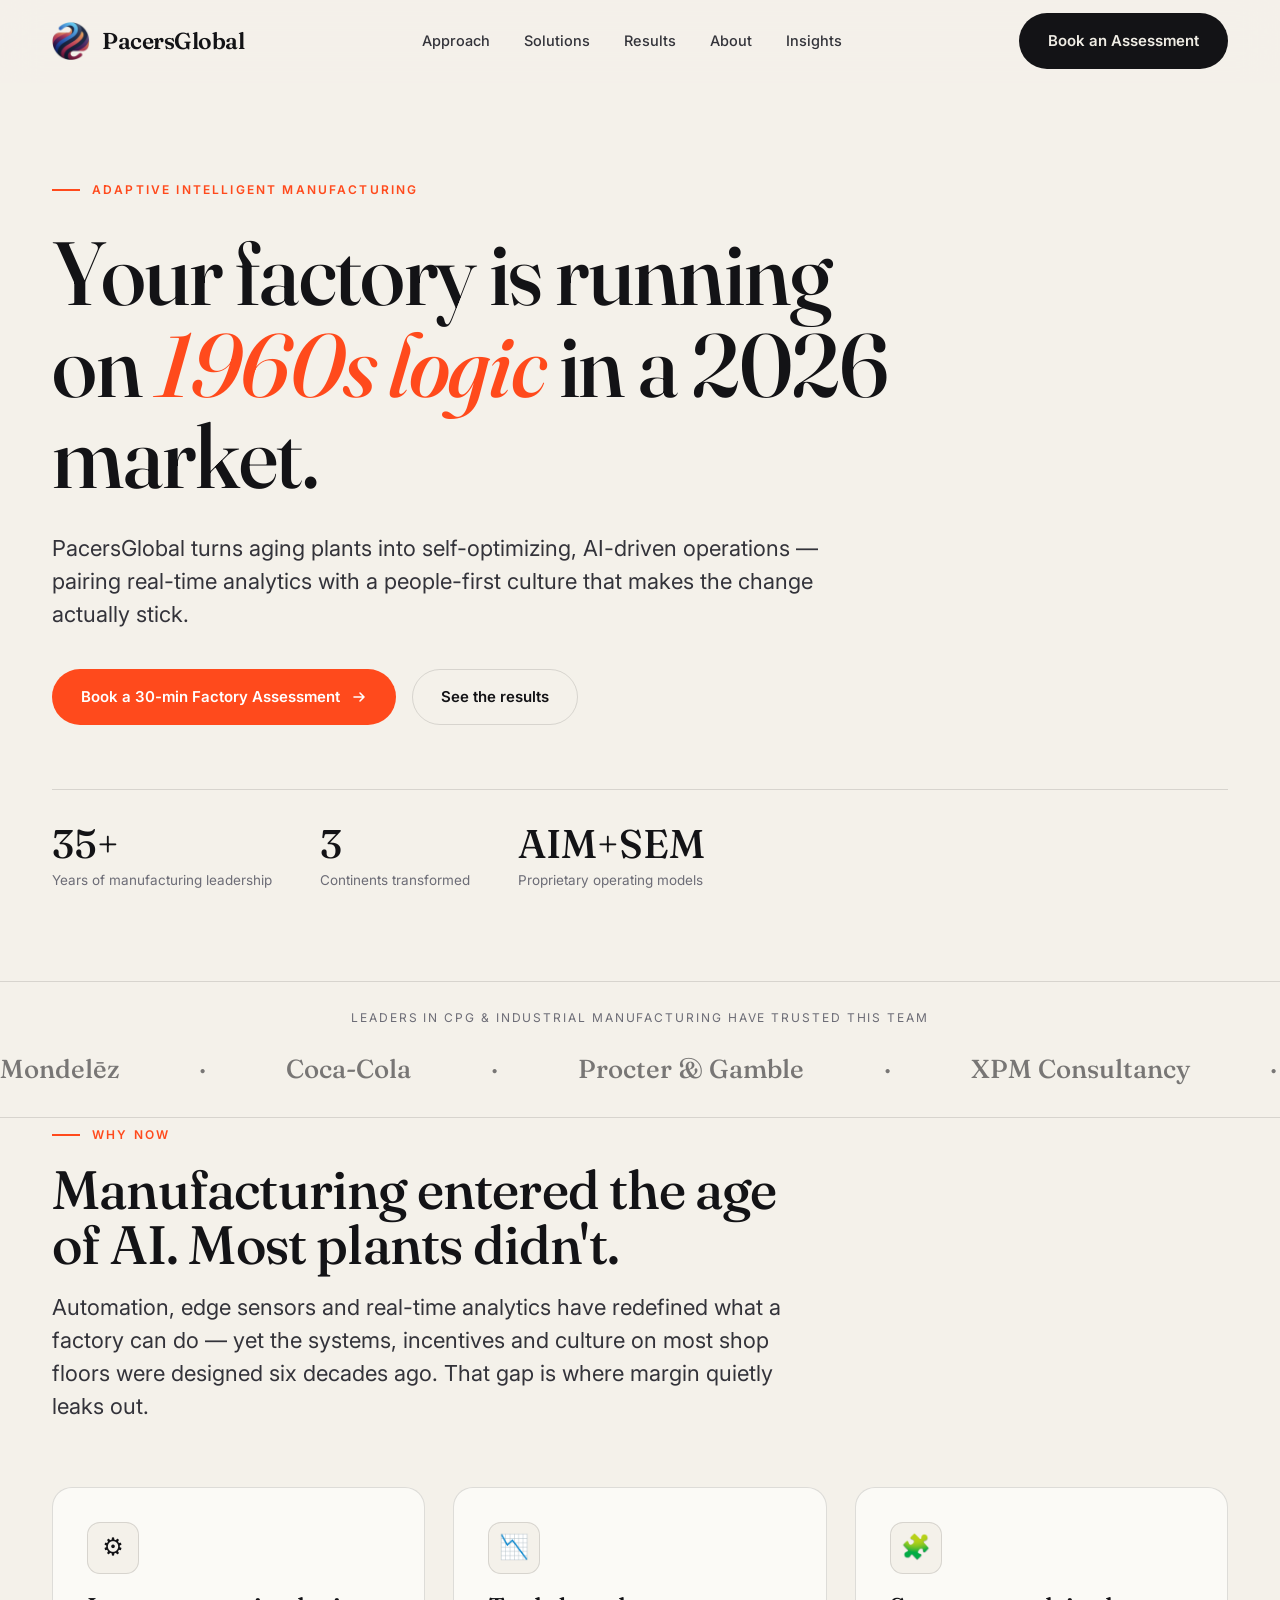
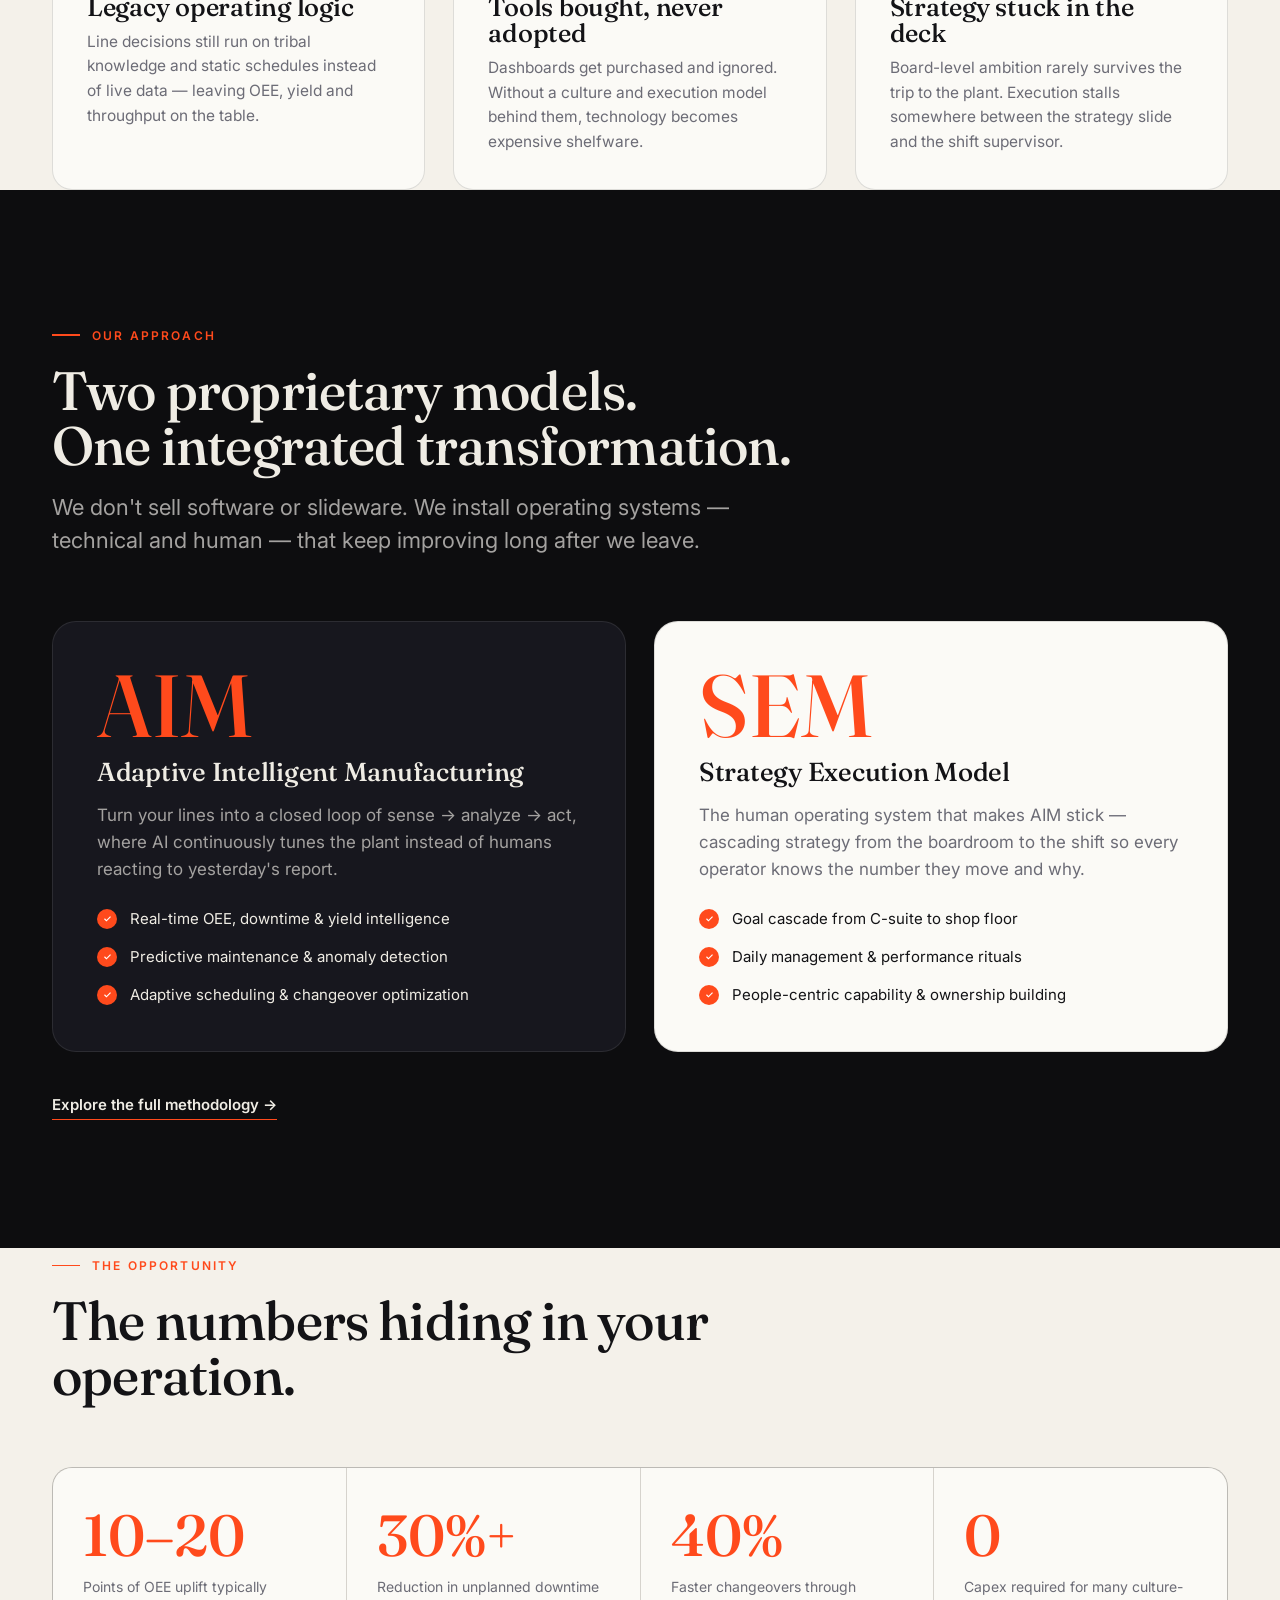
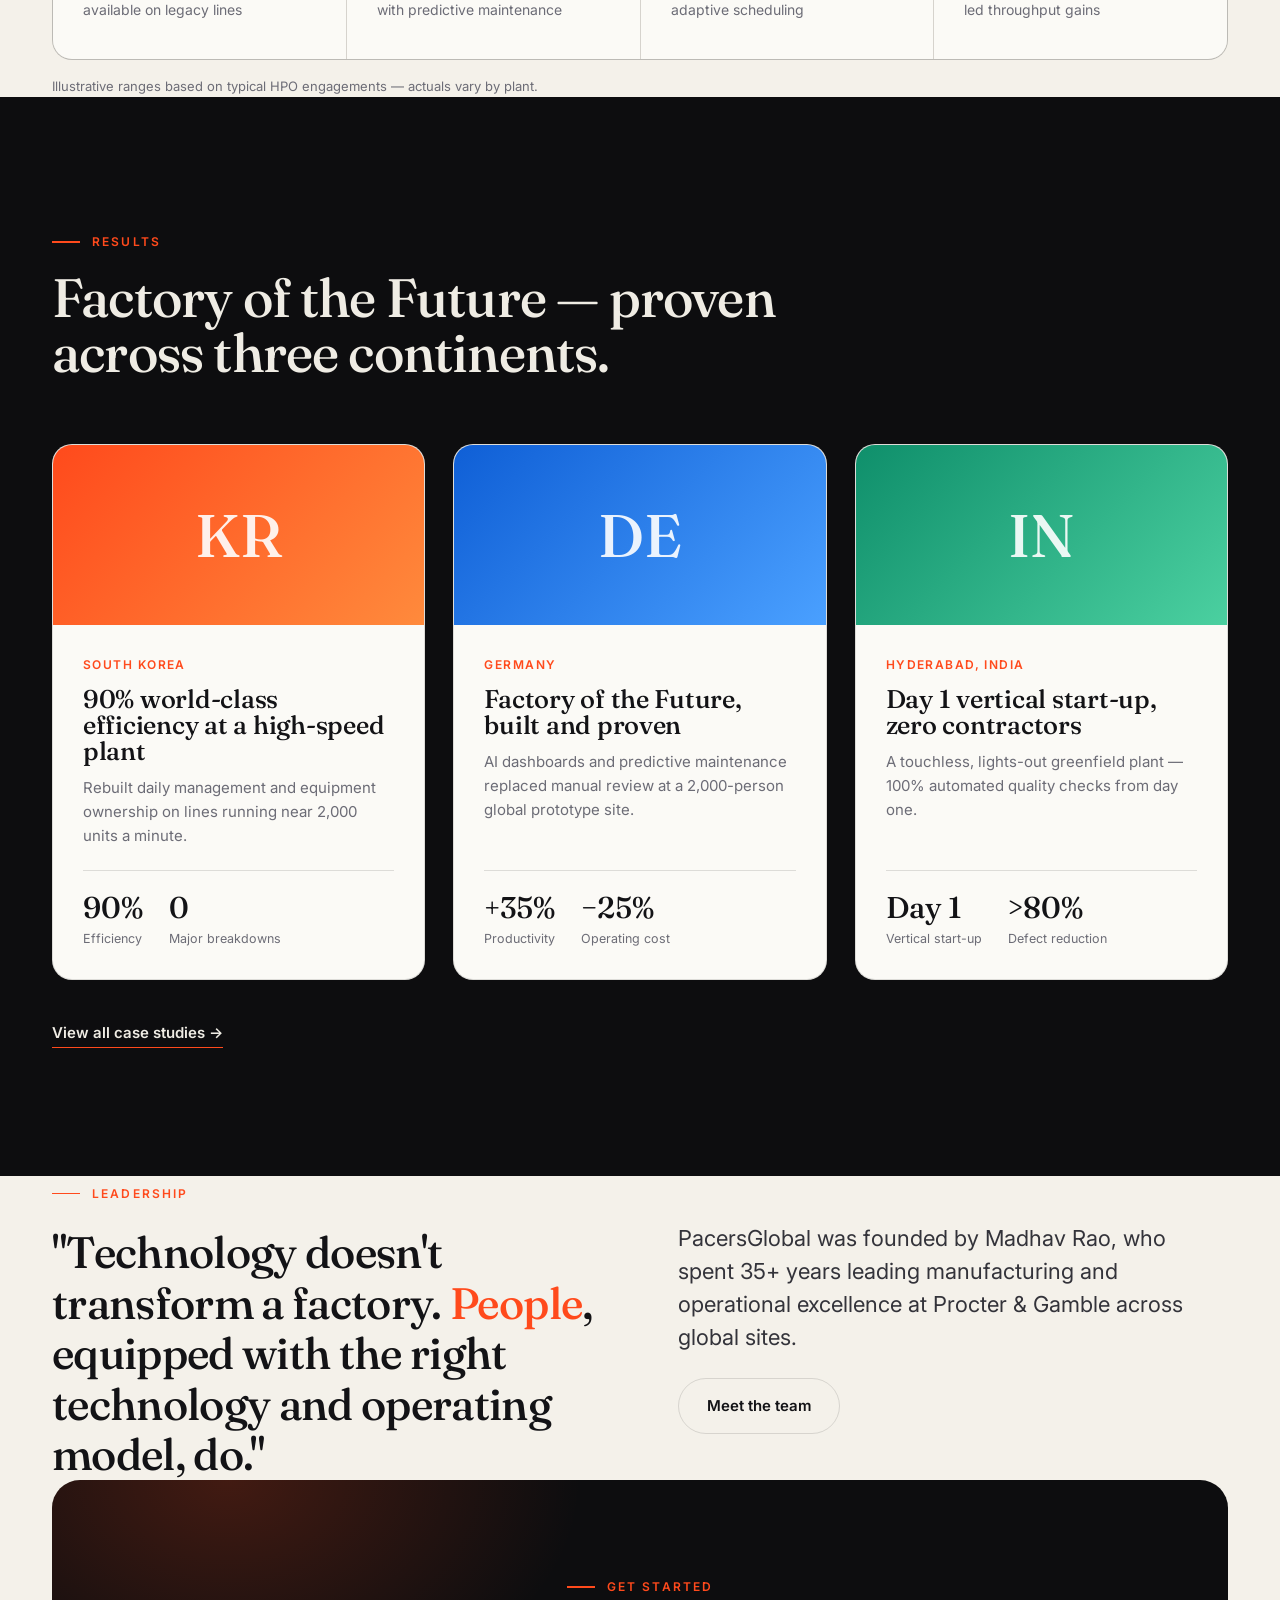
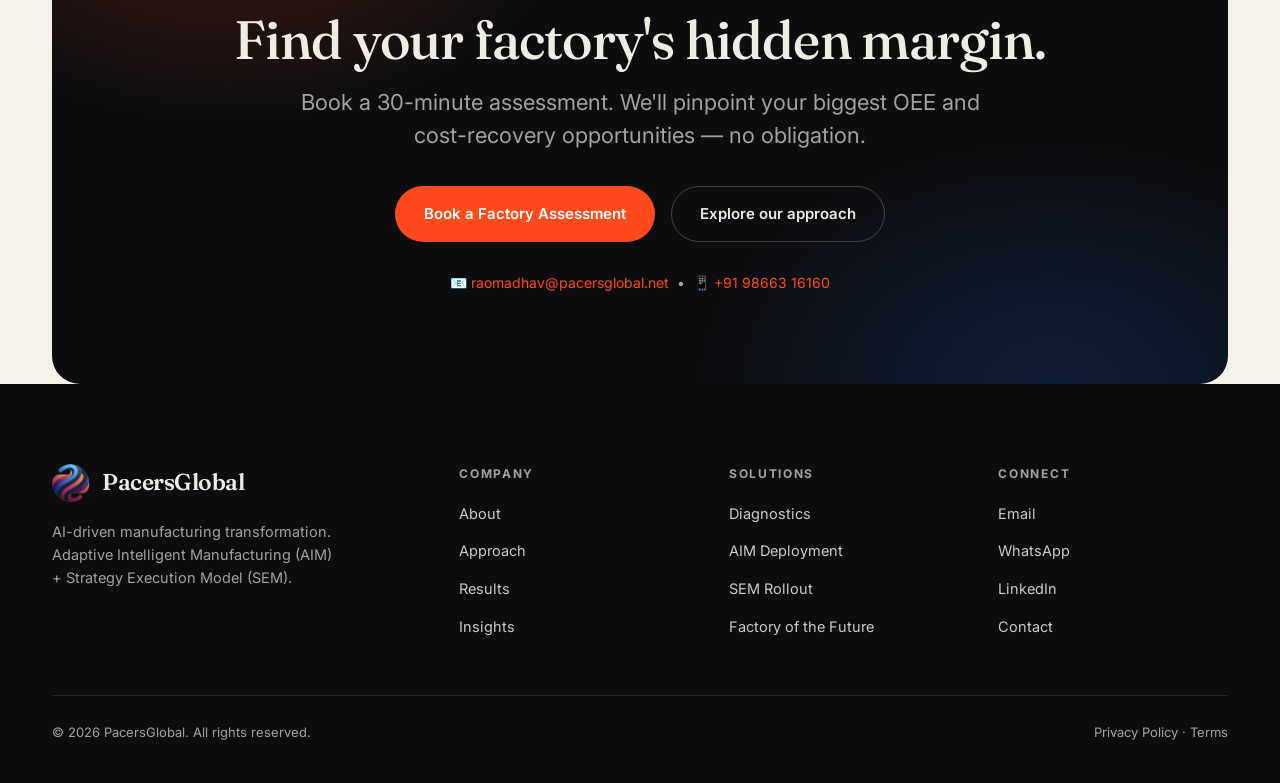
<file: index.html>
<!DOCTYPE html>
<html lang="en">
<head>
<meta charset="UTF-8">
<meta name="viewport" content="width=device-width, initial-scale=1.0">
<title>PacersGlobal — AI-Driven Manufacturing Transformation</title>
<meta name="description" content="PacersGlobal turns aging factories into self-optimizing, AI-driven operations. Adaptive Intelligent Manufacturing (AIM) + Strategy Execution Model (SEM).">
<link rel="preconnect" href="https://fonts.googleapis.com">
<link rel="preconnect" href="https://fonts.gstatic.com" crossorigin>
<link href="https://fonts.googleapis.com/css2?family=Fraunces:ital,opsz,wght@0,9..144,400..600;1,9..144,400..600&family=Inter:wght@400;500;600;700&display=swap" rel="stylesheet">
<link rel="stylesheet" href="assets/styles.css">
</head>
<body>

<!-- HEADER -->
<header class="site">
  <div class="wrap hd">
    <a class="logo" href="index.html"><img class="mark-img" src="assets/img/logo-mark.png" alt="PacersGlobal">PacersGlobal</a>
    <nav class="nav">
      <a href="approach.html">Approach</a>
      <a href="solutions.html">Solutions</a>
      <a href="results.html">Results</a>
      <a href="about.html">About</a>
      <a href="insights.html">Insights</a>
    </nav>
    <div class="hd-cta">
      <a class="btn btn-primary" href="contact.html">Book an Assessment</a>
    </div>
    <button class="burger" id="burger" aria-label="Menu"><span></span><span></span><span></span></button>
  </div>
  <div class="mnav" id="mnav">
    <a href="approach.html">Approach</a>
    <a href="solutions.html">Solutions</a>
    <a href="results.html">Results</a>
    <a href="about.html">About</a>
    <a href="insights.html">Insights</a>
    <a class="btn btn-primary" href="contact.html">Book an Assessment</a>
  </div>
</header>

<!-- HERO -->
<section class="hero wrap">
  <span class="eyebrow kicker reveal">Adaptive Intelligent Manufacturing</span>
  <h1 class="reveal d1">Your factory is running on <span class="accent">1960s logic</span> in a 2026 market.</h1>
  <p class="lead reveal d2">PacersGlobal turns aging plants into self-optimizing, AI-driven operations — pairing real-time analytics with a people-first culture that makes the change actually stick.</p>
  <div class="hero-actions reveal d3">
    <a class="btn btn-accent" href="contact.html">Book a 30-min Factory Assessment
      <svg width="16" height="16" viewBox="0 0 16 16" fill="none"><path d="M3 8h10M9 4l4 4-4 4" stroke="currentColor" stroke-width="1.6" stroke-linecap="round" stroke-linejoin="round"/></svg></a>
    <a class="btn btn-ghost" href="results.html">See the results</a>
  </div>
  <div class="hero-foot reveal d4">
    <div class="st"><b>35+</b><span>Years of manufacturing leadership</span></div>
    <div class="st"><b>3</b><span>Continents transformed</span></div>
    <div class="st"><b>AIM+SEM</b><span>Proprietary operating models</span></div>
  </div>
</section>

<!-- TRUST -->
<div class="trust">
  <p class="label">Leaders in CPG &amp; industrial manufacturing have trusted this team</p>
  <div class="marquee">
    <span>Mondelēz</span><span>·</span><span>Coca-Cola</span><span>·</span><span>Procter &amp; Gamble</span><span>·</span><span>XPM Consultancy</span><span>·</span><span>AlphaSights</span><span>·</span>
  </div>
</div>

<!-- PROBLEM -->
<section class="wrap">
  <div class="sec-head reveal">
    <span class="eyebrow">Why Now</span>
    <h2>Manufacturing entered the age of AI. Most plants didn't.</h2>
    <p class="lead">Automation, edge sensors and real-time analytics have redefined what a factory can do — yet the systems, incentives and culture on most shop floors were designed six decades ago. That gap is where margin quietly leaks out.</p>
  </div>
  <div class="grid g3">
    <div class="card reveal"><div class="ic">⚙️</div><h3>Legacy operating logic</h3><p>Line decisions still run on tribal knowledge and static schedules instead of live data — leaving OEE, yield and throughput on the table.</p></div>
    <div class="card reveal d1"><div class="ic">📉</div><h3>Tools bought, never adopted</h3><p>Dashboards get purchased and ignored. Without a culture and execution model behind them, technology becomes expensive shelfware.</p></div>
    <div class="card reveal d2"><div class="ic">🧩</div><h3>Strategy stuck in the deck</h3><p>Board-level ambition rarely survives the trip to the plant. Execution stalls somewhere between the strategy slide and the shift supervisor.</p></div>
  </div>
</section>

<!-- FRAMEWORKS -->
<section class="dark">
  <div class="wrap">
    <div class="sec-head reveal">
      <span class="eyebrow">Our Approach</span>
      <h2>Two proprietary models.<br>One integrated transformation.</h2>
      <p class="lead">We don't sell software or slideware. We install operating systems — technical and human — that keep improving long after we leave.</p>
    </div>
    <div class="grid g2">
      <div class="fw reveal">
        <div class="abbr">AIM</div>
        <h3>Adaptive Intelligent Manufacturing</h3>
        <p>Turn your lines into a closed loop of sense → analyze → act, where AI continuously tunes the plant instead of humans reacting to yesterday's report.</p>
        <ul>
          <li><span class="dot"><svg viewBox="0 0 16 16"><path d="M6.5 11L3 7.5l1.2-1.2 2.3 2.3 5.3-5.3L13 4.5z" fill="#fff"/></svg></span>Real-time OEE, downtime &amp; yield intelligence</li>
          <li><span class="dot"><svg viewBox="0 0 16 16"><path d="M6.5 11L3 7.5l1.2-1.2 2.3 2.3 5.3-5.3L13 4.5z" fill="#fff"/></svg></span>Predictive maintenance &amp; anomaly detection</li>
          <li><span class="dot"><svg viewBox="0 0 16 16"><path d="M6.5 11L3 7.5l1.2-1.2 2.3 2.3 5.3-5.3L13 4.5z" fill="#fff"/></svg></span>Adaptive scheduling &amp; changeover optimization</li>
        </ul>
      </div>
      <div class="fw alt reveal d1">
        <div class="abbr">SEM</div>
        <h3>Strategy Execution Model</h3>
        <p>The human operating system that makes AIM stick — cascading strategy from the boardroom to the shift so every operator knows the number they move and why.</p>
        <ul>
          <li><span class="dot"><svg viewBox="0 0 16 16"><path d="M6.5 11L3 7.5l1.2-1.2 2.3 2.3 5.3-5.3L13 4.5z" fill="#fff"/></svg></span>Goal cascade from C-suite to shop floor</li>
          <li><span class="dot"><svg viewBox="0 0 16 16"><path d="M6.5 11L3 7.5l1.2-1.2 2.3 2.3 5.3-5.3L13 4.5z" fill="#fff"/></svg></span>Daily management &amp; performance rituals</li>
          <li><span class="dot"><svg viewBox="0 0 16 16"><path d="M6.5 11L3 7.5l1.2-1.2 2.3 2.3 5.3-5.3L13 4.5z" fill="#fff"/></svg></span>People-centric capability &amp; ownership building</li>
        </ul>
      </div>
    </div>
    <div style="margin-top:40px" class="reveal"><a class="link-arrow" href="approach.html">Explore the full methodology →</a></div>
  </div>
</section>

<!-- STAT BAND -->
<section class="wrap">
  <div class="sec-head reveal">
    <span class="eyebrow">The Opportunity</span>
    <h2>The numbers hiding in your operation.</h2>
  </div>
  <div class="statband reveal">
    <div class="cell"><b class="accent">10–20</b><span>Points of OEE uplift typically available on legacy lines</span></div>
    <div class="cell"><b class="accent">30%+</b><span>Reduction in unplanned downtime with predictive maintenance</span></div>
    <div class="cell"><b class="accent">40%</b><span>Faster changeovers through adaptive scheduling</span></div>
    <div class="cell"><b class="accent">0</b><span>Capex required for many culture-led throughput gains</span></div>
  </div>
  <p style="font-size:13px;color:var(--muted);margin-top:16px" class="reveal">Illustrative ranges based on typical HPO engagements — actuals vary by plant.</p>
</section>

<!-- RESULTS PREVIEW -->
<section class="dark">
  <div class="wrap">
    <div class="sec-head reveal">
      <span class="eyebrow">Results</span>
      <h2>Factory of the Future — proven across three continents.</h2>
    </div>
    <div class="grid g3">
      <a href="results.html" class="case reveal"><div class="top c1"><span class="code">KR</span></div><div class="body"><span class="loc">South Korea</span><h3>90% world-class efficiency at a high-speed plant</h3><p>Rebuilt daily management and equipment ownership on lines running near 2,000 units a minute.</p><div class="metrics"><div><b>90%</b><span>Efficiency</span></div><div><b>0</b><span>Major breakdowns</span></div></div></div></a>
      <a href="results.html" class="case reveal d1"><div class="top c2"><span class="code">DE</span></div><div class="body"><span class="loc">Germany</span><h3>Factory of the Future, built and proven</h3><p>AI dashboards and predictive maintenance replaced manual review at a 2,000-person global prototype site.</p><div class="metrics"><div><b>+35%</b><span>Productivity</span></div><div><b>−25%</b><span>Operating cost</span></div></div></div></a>
      <a href="results.html" class="case reveal d2"><div class="top c3"><span class="code">IN</span></div><div class="body"><span class="loc">Hyderabad, India</span><h3>Day 1 vertical start-up, zero contractors</h3><p>A touchless, lights-out greenfield plant — 100% automated quality checks from day one.</p><div class="metrics"><div><b>Day 1</b><span>Vertical start-up</span></div><div><b>&gt;80%</b><span>Defect reduction</span></div></div></div></a>
    </div>
    <div style="margin-top:40px" class="reveal"><a class="link-arrow" href="results.html">View all case studies →</a></div>
  </div>
</section>

<!-- PULL QUOTE -->
<section class="wrap">
  <div class="split">
    <div class="reveal">
      <span class="eyebrow">Leadership</span>
      <p class="pull" style="margin-top:24px">"Technology doesn't transform a factory. <span class="accent">People</span>, equipped with the right technology and operating model, do."</p>
    </div>
    <div class="reveal d1">
      <p class="lead" style="margin-bottom:24px">PacersGlobal was founded by Madhav Rao, who spent 35+ years leading manufacturing and operational excellence at Procter &amp; Gamble across global sites.</p>
      <a class="btn btn-ghost" href="about.html">Meet the team</a>
    </div>
  </div>
</section>

<!-- CTA -->
<section class="wrap">
  <div class="cta-block reveal">
    <span class="eyebrow" style="justify-content:center;display:inline-flex">Get Started</span>
    <h2 style="margin-top:16px">Find your factory's hidden margin.</h2>
    <p class="lead">Book a 30-minute assessment. We'll pinpoint your biggest OEE and cost-recovery opportunities — no obligation.</p>
    <div class="actions">
      <a class="btn btn-accent" href="contact.html">Book a Factory Assessment</a>
      <a class="btn btn-ghost" href="approach.html">Explore our approach</a>
    </div>
    <p class="contactline">📧 <a href="mailto:raomadhav@pacersglobal.net">raomadhav@pacersglobal.net</a> &nbsp;•&nbsp; 📱 <a href="https://wa.me/919866316160">+91 98663 16160</a></p>
  </div>
</section>

<!-- FOOTER -->
<footer class="site">
  <div class="wrap">
    <div class="foot">
      <div>
        <a class="logo" href="index.html"><img class="mark-img" src="assets/img/logo-mark.png" alt="PacersGlobal">PacersGlobal</a>
        <p class="foot-tag">AI-driven manufacturing transformation. Adaptive Intelligent Manufacturing (AIM) + Strategy Execution Model (SEM).</p>
      </div>
      <div><h5>Company</h5><ul><li><a href="about.html">About</a></li><li><a href="approach.html">Approach</a></li><li><a href="results.html">Results</a></li><li><a href="insights.html">Insights</a></li></ul></div>
      <div><h5>Solutions</h5><ul><li><a href="solutions.html">Diagnostics</a></li><li><a href="solutions.html">AIM Deployment</a></li><li><a href="solutions.html">SEM Rollout</a></li><li><a href="solutions.html">Factory of the Future</a></li></ul></div>
      <div><h5>Connect</h5><ul><li><a href="mailto:raomadhav@pacersglobal.net">Email</a></li><li><a href="https://wa.me/919866316160">WhatsApp</a></li><li><a href="https://www.linkedin.com/in/madhav-rao-0948015/">LinkedIn</a></li><li><a href="contact.html">Contact</a></li></ul></div>
    </div>
    <div class="foot-bot"><span>© 2026 PacersGlobal. All rights reserved.</span><span>Privacy Policy · Terms</span></div>
  </div>
</footer>

<script src="assets/main.js"></script>
</body>
</html>
</file>
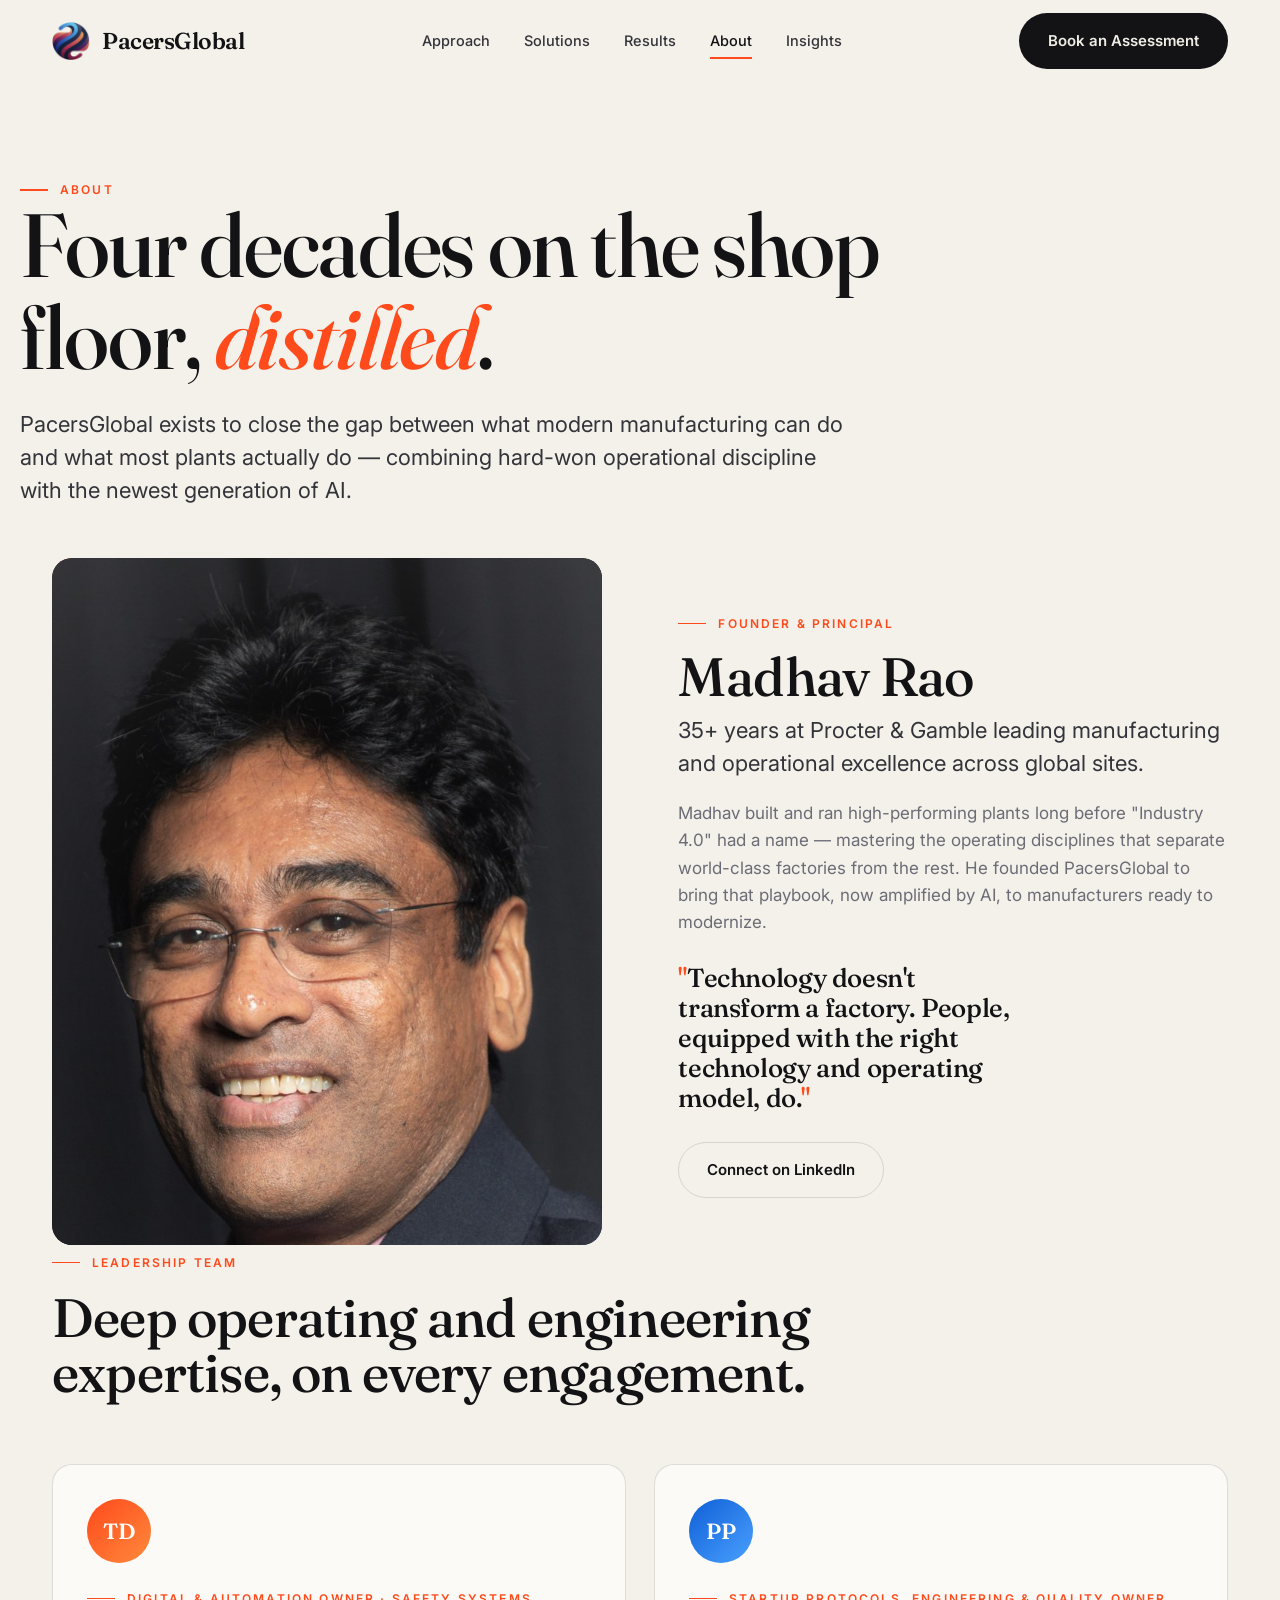
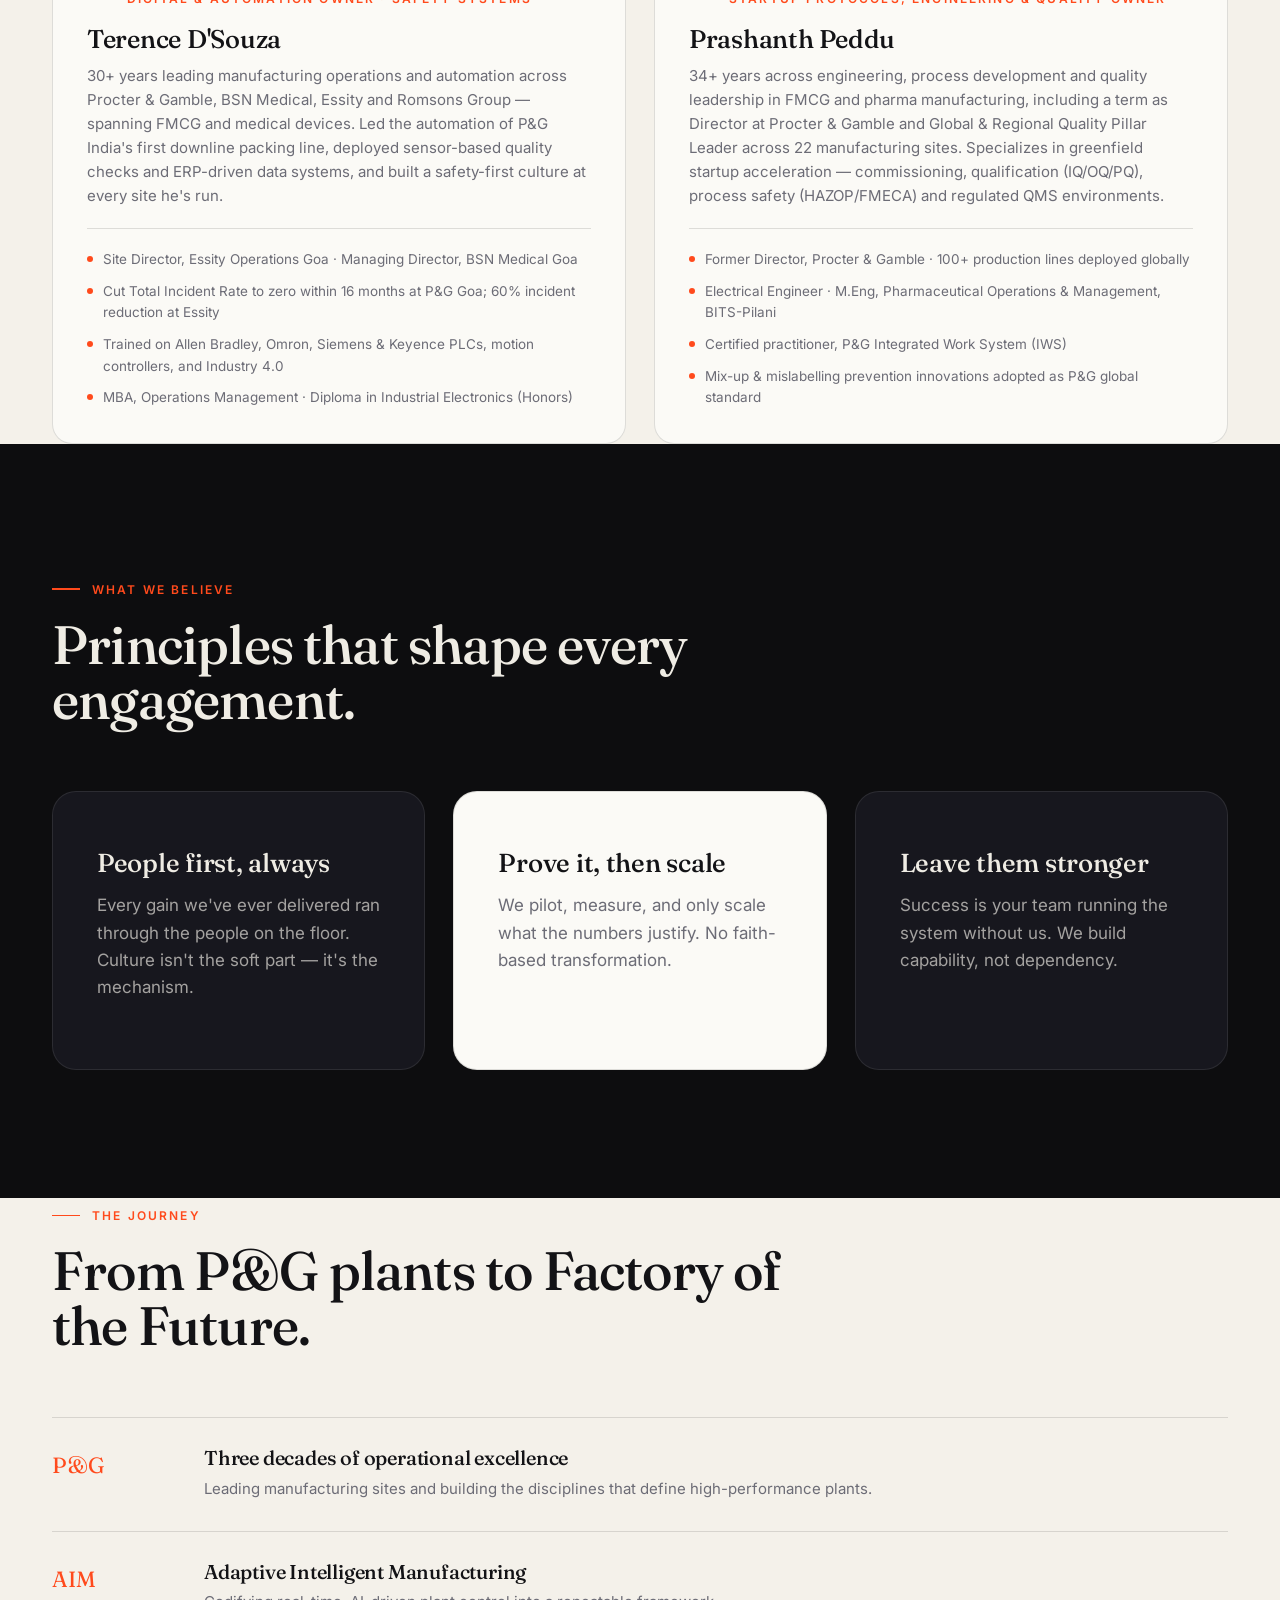
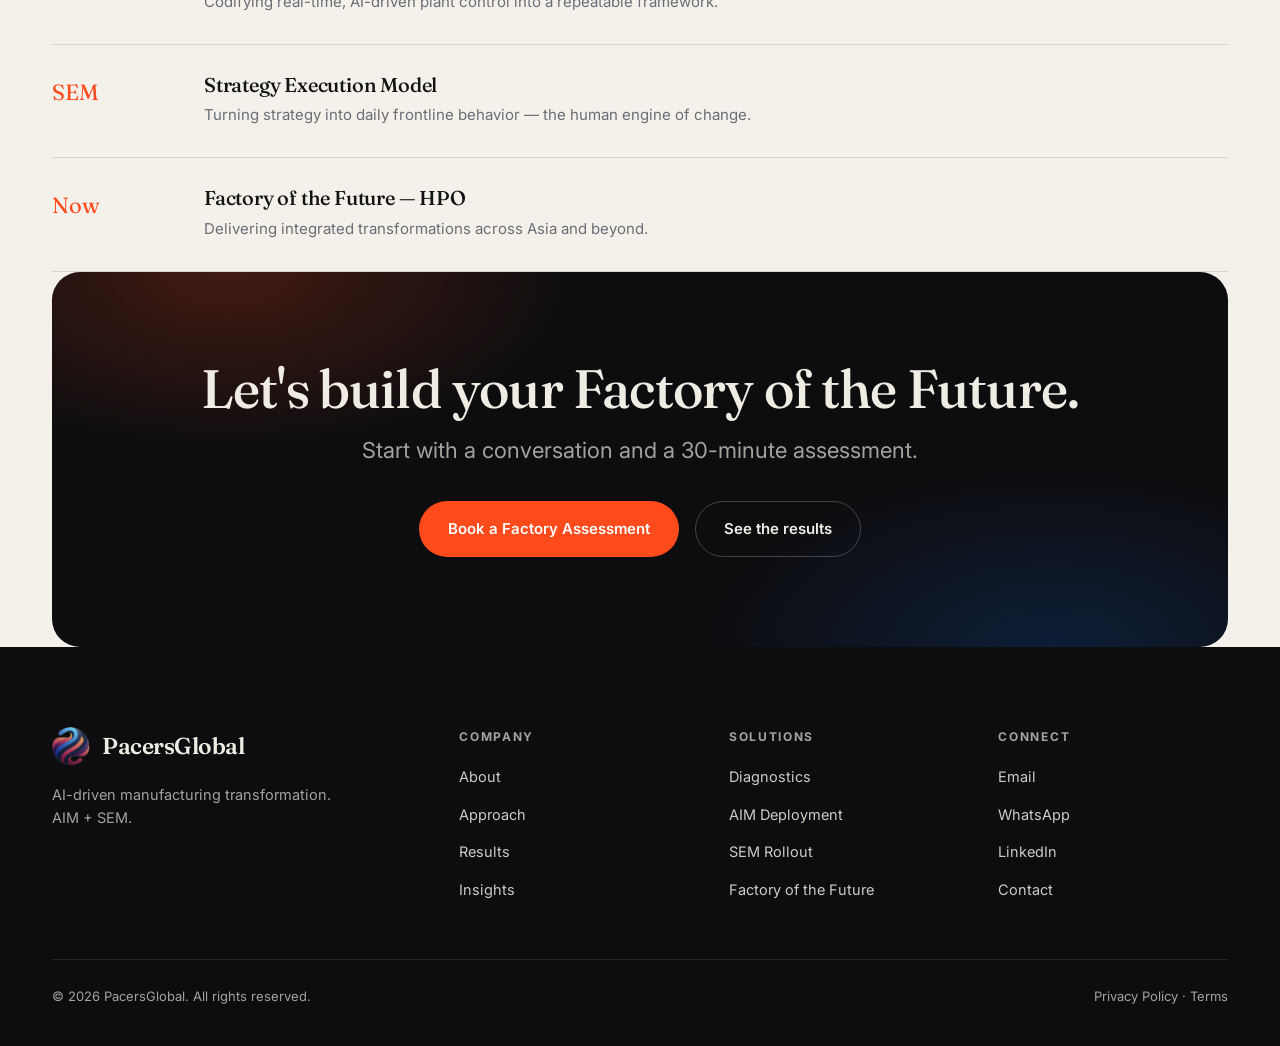
<file: about.html>
<!DOCTYPE html>
<html lang="en">
<head>
<meta charset="UTF-8">
<meta name="viewport" content="width=device-width, initial-scale=1.0">
<title>About — PacersGlobal</title>
<meta name="description" content="PacersGlobal was founded by Madhav Rao, with 35+ years leading manufacturing and operational excellence at Procter & Gamble.">
<link rel="preconnect" href="https://fonts.googleapis.com">
<link rel="preconnect" href="https://fonts.gstatic.com" crossorigin>
<link href="https://fonts.googleapis.com/css2?family=Fraunces:ital,opsz,wght@0,9..144,400..600;1,9..144,400..600&family=Inter:wght@400;500;600;700&display=swap" rel="stylesheet">
<link rel="stylesheet" href="assets/styles.css">
</head>
<body>

<header class="site">
  <div class="wrap hd">
    <a class="logo" href="index.html"><img class="mark-img" src="assets/img/logo-mark.png" alt="PacersGlobal">PacersGlobal</a>
    <nav class="nav"><a href="approach.html">Approach</a><a href="solutions.html">Solutions</a><a href="results.html">Results</a><a href="about.html">About</a><a href="insights.html">Insights</a></nav>
    <div class="hd-cta"><a class="btn btn-primary" href="contact.html">Book an Assessment</a></div>
    <button class="burger" id="burger" aria-label="Menu"><span></span><span></span><span></span></button>
  </div>
  <div class="mnav" id="mnav"><a href="approach.html">Approach</a><a href="solutions.html">Solutions</a><a href="results.html">Results</a><a href="about.html">About</a><a href="insights.html">Insights</a><a class="btn btn-primary" href="contact.html">Book an Assessment</a></div>
</header>

<section class="page-hero wrap">
  <span class="eyebrow reveal">About</span>
  <h1 class="reveal d1">Four decades on the shop floor, <span style="color:var(--accent);font-style:italic">distilled</span>.</h1>
  <p class="lead reveal d2">PacersGlobal exists to close the gap between what modern manufacturing can do and what most plants actually do — combining hard-won operational discipline with the newest generation of AI.</p>
</section>

<!-- FOUNDER -->
<section class="wrap" style="padding-top:0">
  <div class="split reveal">
    <div class="portrait"><img src="assets/img/madhav-rao.jpg" alt="Madhav Rao, Founder &amp; Principal, PacersGlobal" style="width:100%;height:100%;object-fit:cover;display:block;border-radius:var(--radius, 16px)" loading="lazy"></div>
    <div>
      <span class="eyebrow">Founder &amp; Principal</span>
      <h2 style="margin:16px 0 10px">Madhav Rao</h2>
      <p class="lead" style="margin-bottom:20px">35+ years at Procter &amp; Gamble leading manufacturing and operational excellence across global sites.</p>
      <p style="color:var(--muted);margin-bottom:16px">Madhav built and ran high-performing plants long before "Industry 4.0" had a name — mastering the operating disciplines that separate world-class factories from the rest. He founded PacersGlobal to bring that playbook, now amplified by AI, to manufacturers ready to modernize.</p>
      <p class="pull" style="font-size:26px;margin:28px 0"><span class="accent">"</span>Technology doesn't transform a factory. People, equipped with the right technology and operating model, do.<span class="accent">"</span></p>
      <a class="btn btn-ghost" href="https://www.linkedin.com/in/madhav-rao-0948015/">Connect on LinkedIn</a>
    </div>
  </div>
</section>

<!-- LEADERSHIP TEAM -->
<section class="wrap" style="padding-top:0">
  <div class="sec-head reveal">
    <span class="eyebrow">Leadership Team</span>
    <h2>Deep operating and engineering expertise, on every engagement.</h2>
  </div>
  <div class="grid g2">
    <div class="card team-card reveal">
      <div class="avatar c1">TD</div>
      <span class="eyebrow" style="margin-bottom:8px">Digital &amp; Automation Owner · Safety Systems</span>
      <h3 style="margin:10px 0 12px">Terence D'Souza</h3>
      <p>30+ years leading manufacturing operations and automation across Procter &amp; Gamble, BSN Medical, Essity and Romsons Group — spanning FMCG and medical devices. Led the automation of P&amp;G India's first downline packing line, deployed sensor-based quality checks and ERP-driven data systems, and built a safety-first culture at every site he's run.</p>
      <ul class="cred-list">
        <li>Site Director, Essity Operations Goa · Managing Director, BSN Medical Goa</li>
        <li>Cut Total Incident Rate to zero within 16 months at P&amp;G Goa; 60% incident reduction at Essity</li>
        <li>Trained on Allen Bradley, Omron, Siemens &amp; Keyence PLCs, motion controllers, and Industry 4.0</li>
        <li>MBA, Operations Management · Diploma in Industrial Electronics (Honors)</li>
      </ul>
    </div>
    <div class="card team-card reveal d1">
      <div class="avatar c2">PP</div>
      <span class="eyebrow" style="margin-bottom:8px">Startup Protocols, Engineering &amp; Quality Owner</span>
      <h3 style="margin:10px 0 12px">Prashanth Peddu</h3>
      <p>34+ years across engineering, process development and quality leadership in FMCG and pharma manufacturing, including a term as Director at Procter &amp; Gamble and Global &amp; Regional Quality Pillar Leader across 22 manufacturing sites. Specializes in greenfield startup acceleration — commissioning, qualification (IQ/OQ/PQ), process safety (HAZOP/FMECA) and regulated QMS environments.</p>
      <ul class="cred-list">
        <li>Former Director, Procter &amp; Gamble · 100+ production lines deployed globally</li>
        <li>Electrical Engineer · M.Eng, Pharmaceutical Operations &amp; Management, BITS-Pilani</li>
        <li>Certified practitioner, P&amp;G Integrated Work System (IWS)</li>
        <li>Mix-up &amp; mislabelling prevention innovations adopted as P&amp;G global standard</li>
      </ul>
    </div>
  </div>
</section>

<!-- BELIEFS -->
<section class="dark">
  <div class="wrap">
    <div class="sec-head reveal">
      <span class="eyebrow">What we believe</span>
      <h2>Principles that shape every engagement.</h2>
    </div>
    <div class="grid g3">
      <div class="fw reveal"><h3 style="color:var(--on-dark)">People first, always</h3><p>Every gain we've ever delivered ran through the people on the floor. Culture isn't the soft part — it's the mechanism.</p></div>
      <div class="fw alt reveal d1"><h3>Prove it, then scale</h3><p>We pilot, measure, and only scale what the numbers justify. No faith-based transformation.</p></div>
      <div class="fw reveal d2"><h3 style="color:var(--on-dark)">Leave them stronger</h3><p>Success is your team running the system without us. We build capability, not dependency.</p></div>
    </div>
  </div>
</section>

<!-- JOURNEY -->
<section class="wrap">
  <div class="sec-head reveal">
    <span class="eyebrow">The journey</span>
    <h2>From P&amp;G plants to Factory of the Future.</h2>
  </div>
  <div class="timeline reveal">
    <div class="tl"><div class="yr">P&amp;G</div><div><h3>Three decades of operational excellence</h3><p>Leading manufacturing sites and building the disciplines that define high-performance plants.</p></div></div>
    <div class="tl"><div class="yr">AIM</div><div><h3>Adaptive Intelligent Manufacturing</h3><p>Codifying real-time, AI-driven plant control into a repeatable framework.</p></div></div>
    <div class="tl"><div class="yr">SEM</div><div><h3>Strategy Execution Model</h3><p>Turning strategy into daily frontline behavior — the human engine of change.</p></div></div>
    <div class="tl"><div class="yr">Now</div><div><h3>Factory of the Future — HPO</h3><p>Delivering integrated transformations across Asia and beyond.</p></div></div>
  </div>
</section>

<section class="wrap">
  <div class="cta-block reveal">
    <h2>Let's build your Factory of the Future.</h2>
    <p class="lead">Start with a conversation and a 30-minute assessment.</p>
    <div class="actions"><a class="btn btn-accent" href="contact.html">Book a Factory Assessment</a><a class="btn btn-ghost" href="results.html">See the results</a></div>
  </div>
</section>

<footer class="site">
  <div class="wrap">
    <div class="foot">
      <div><a class="logo" href="index.html"><img class="mark-img" src="assets/img/logo-mark.png" alt="PacersGlobal">PacersGlobal</a><p class="foot-tag">AI-driven manufacturing transformation. AIM + SEM.</p></div>
      <div><h5>Company</h5><ul><li><a href="about.html">About</a></li><li><a href="approach.html">Approach</a></li><li><a href="results.html">Results</a></li><li><a href="insights.html">Insights</a></li></ul></div>
      <div><h5>Solutions</h5><ul><li><a href="solutions.html">Diagnostics</a></li><li><a href="solutions.html">AIM Deployment</a></li><li><a href="solutions.html">SEM Rollout</a></li><li><a href="solutions.html">Factory of the Future</a></li></ul></div>
      <div><h5>Connect</h5><ul><li><a href="mailto:raomadhav@pacersglobal.net">Email</a></li><li><a href="https://wa.me/919866316160">WhatsApp</a></li><li><a href="https://www.linkedin.com/in/madhav-rao-0948015/">LinkedIn</a></li><li><a href="contact.html">Contact</a></li></ul></div>
    </div>
    <div class="foot-bot"><span>© 2026 PacersGlobal. All rights reserved.</span><span>Privacy Policy · Terms</span></div>
  </div>
</footer>

<script src="assets/main.js"></script>
</body>
</html>
</file>
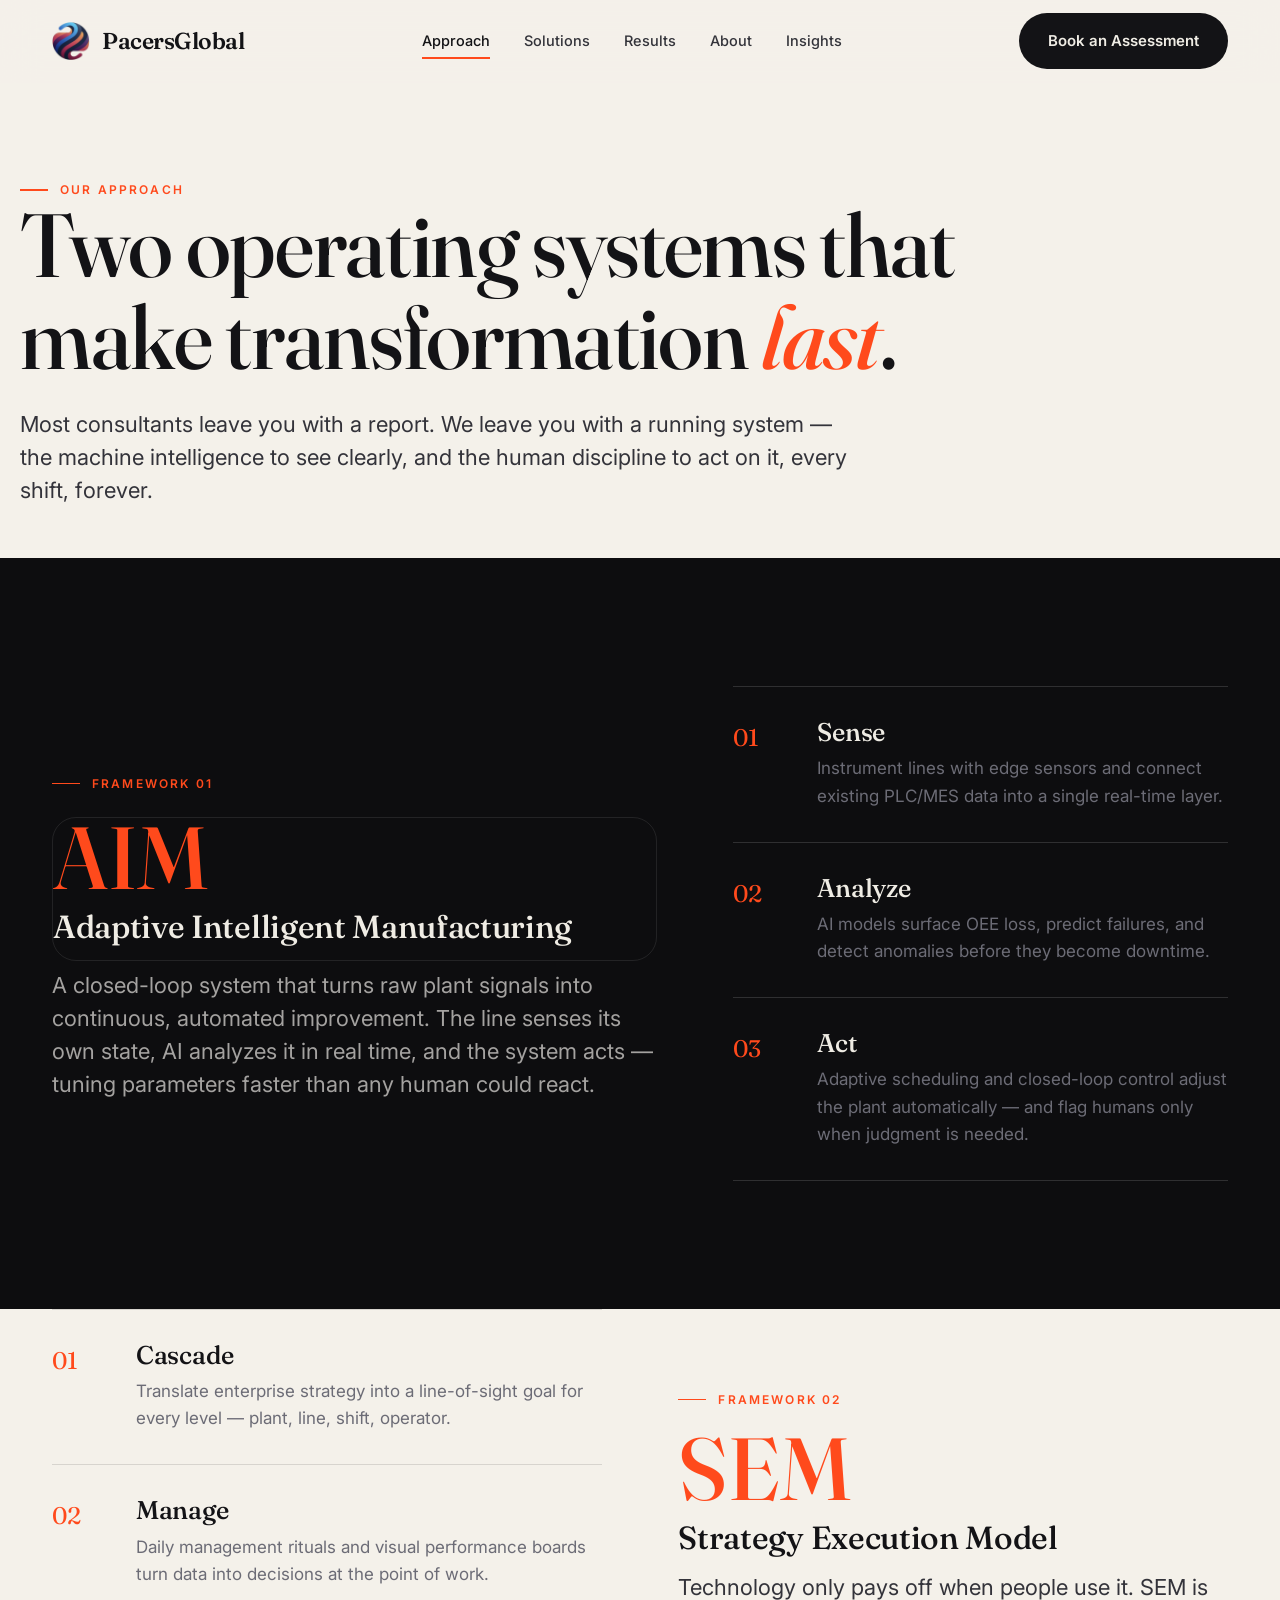
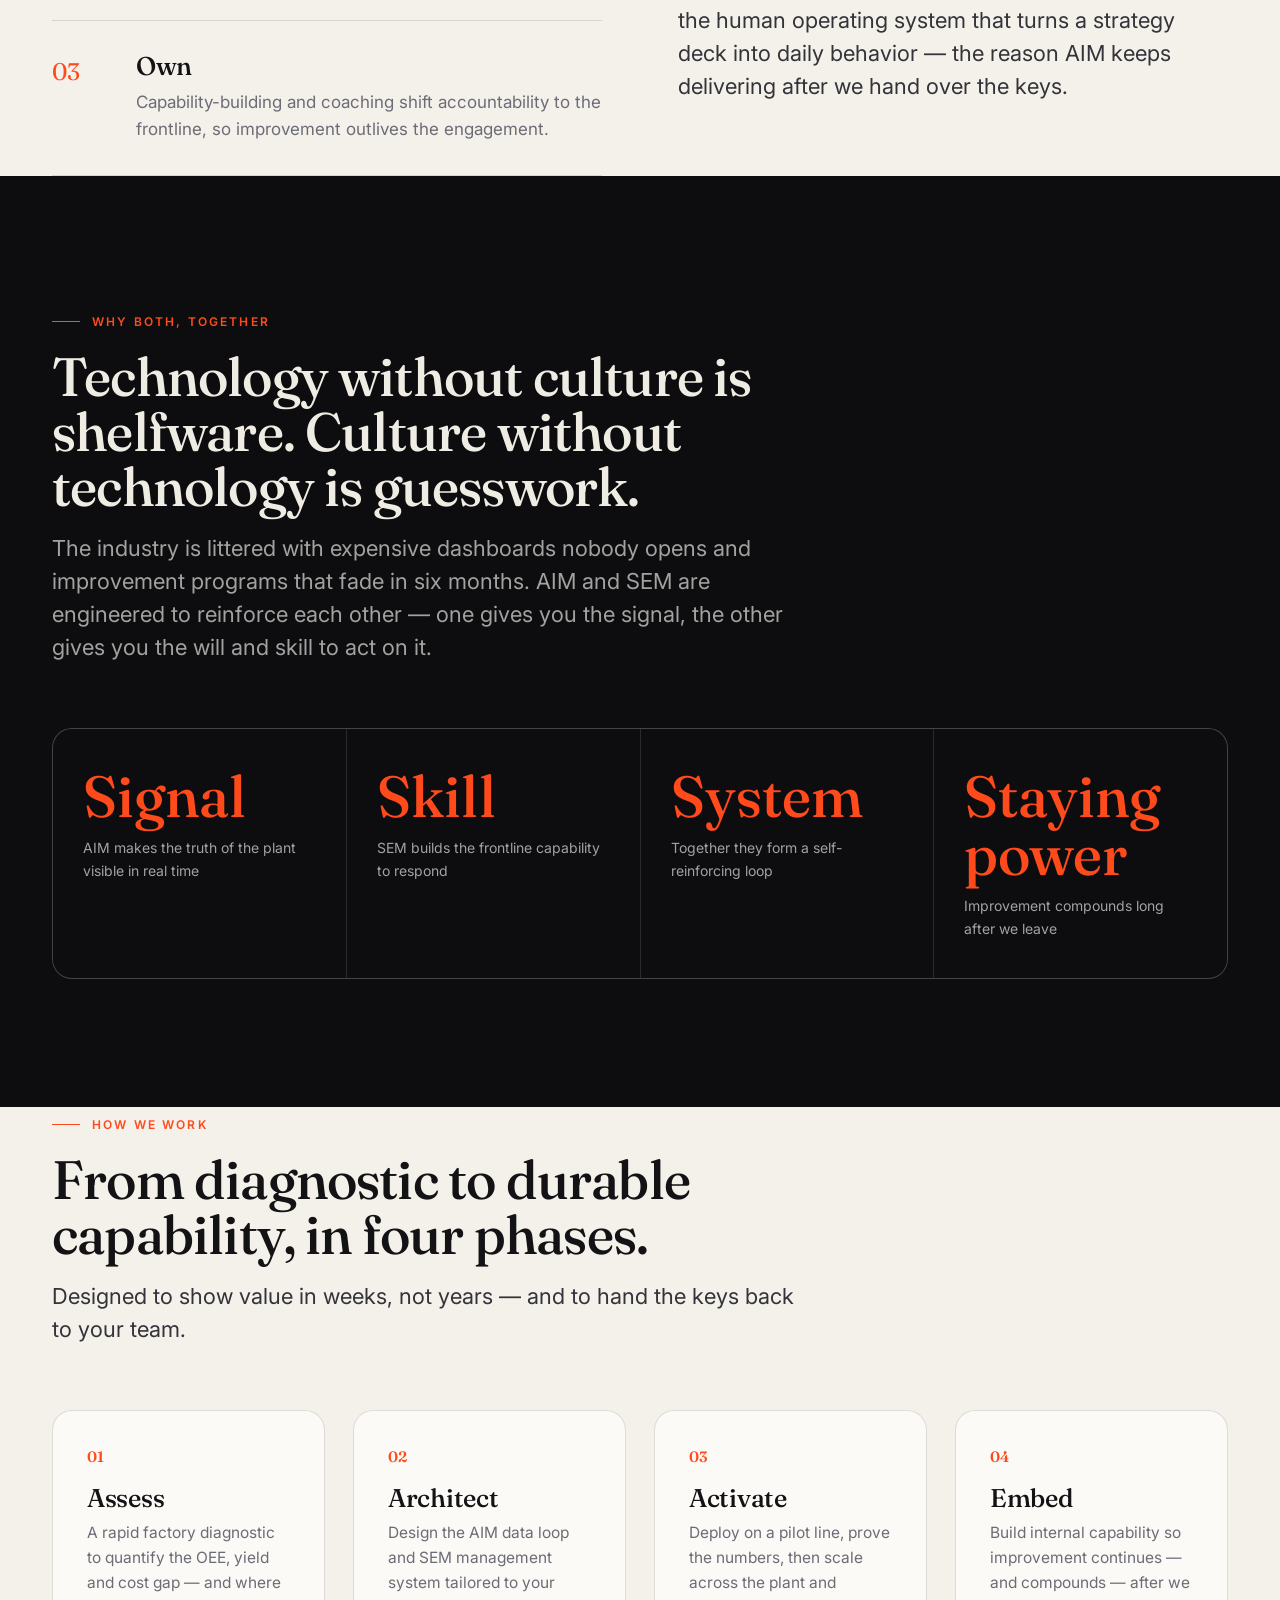
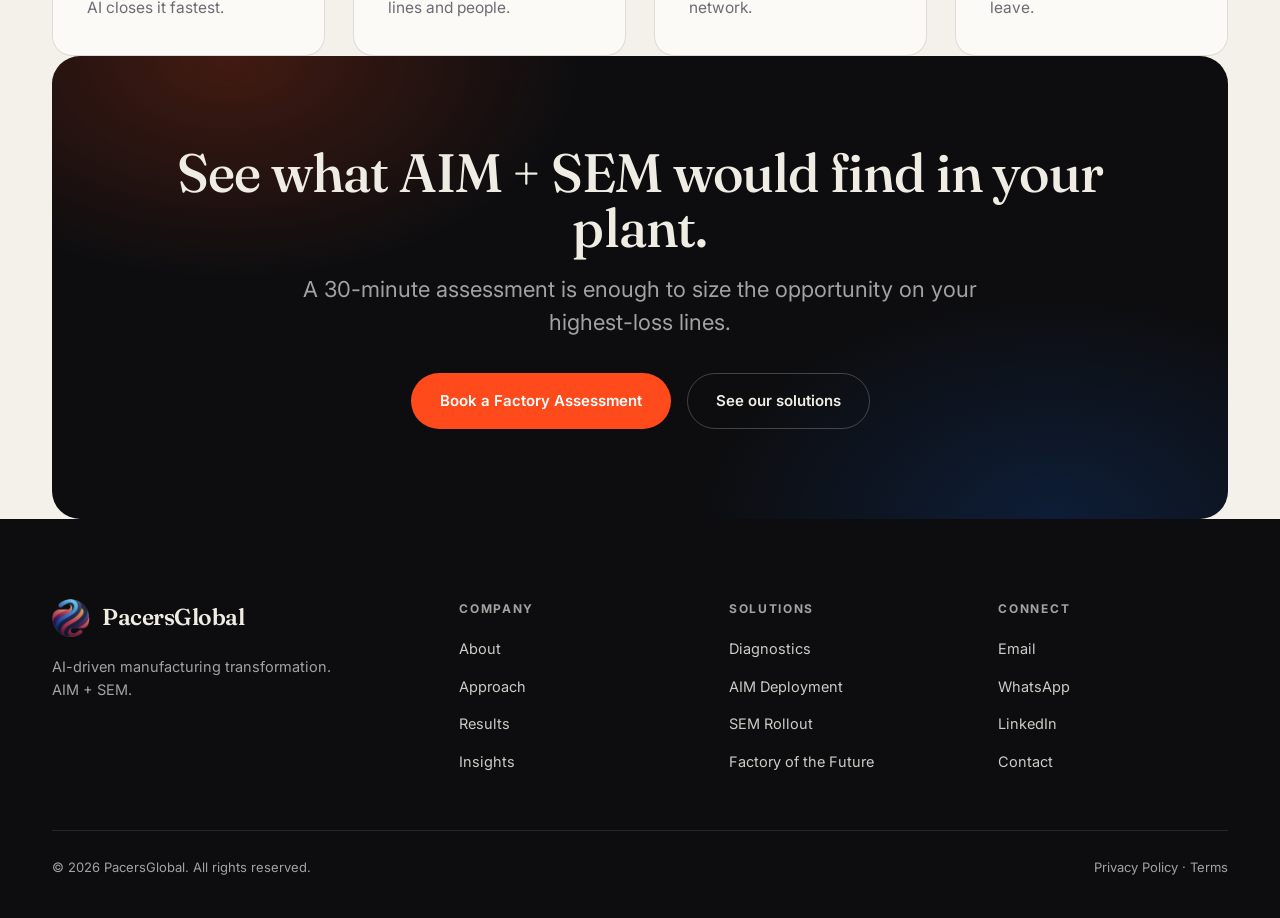
<file: approach.html>
<!DOCTYPE html>
<html lang="en">
<head>
<meta charset="UTF-8">
<meta name="viewport" content="width=device-width, initial-scale=1.0">
<title>Our Approach — AIM + SEM | PacersGlobal</title>
<meta name="description" content="Adaptive Intelligent Manufacturing (AIM) and the Strategy Execution Model (SEM): the technical and human operating systems behind PacersGlobal transformations.">
<link rel="preconnect" href="https://fonts.googleapis.com">
<link rel="preconnect" href="https://fonts.gstatic.com" crossorigin>
<link href="https://fonts.googleapis.com/css2?family=Fraunces:ital,opsz,wght@0,9..144,400..600;1,9..144,400..600&family=Inter:wght@400;500;600;700&display=swap" rel="stylesheet">
<link rel="stylesheet" href="assets/styles.css">
</head>
<body>

<header class="site">
  <div class="wrap hd">
    <a class="logo" href="index.html"><img class="mark-img" src="assets/img/logo-mark.png" alt="PacersGlobal">PacersGlobal</a>
    <nav class="nav">
      <a href="approach.html">Approach</a><a href="solutions.html">Solutions</a><a href="results.html">Results</a><a href="about.html">About</a><a href="insights.html">Insights</a>
    </nav>
    <div class="hd-cta"><a class="btn btn-primary" href="contact.html">Book an Assessment</a></div>
    <button class="burger" id="burger" aria-label="Menu"><span></span><span></span><span></span></button>
  </div>
  <div class="mnav" id="mnav">
    <a href="approach.html">Approach</a><a href="solutions.html">Solutions</a><a href="results.html">Results</a><a href="about.html">About</a><a href="insights.html">Insights</a>
    <a class="btn btn-primary" href="contact.html">Book an Assessment</a>
  </div>
</header>

<!-- PAGE HERO -->
<section class="page-hero wrap">
  <span class="eyebrow reveal">Our Approach</span>
  <h1 class="reveal d1">Two operating systems that make transformation <span style="color:var(--accent);font-style:italic">last</span>.</h1>
  <p class="lead reveal d2">Most consultants leave you with a report. We leave you with a running system — the machine intelligence to see clearly, and the human discipline to act on it, every shift, forever.</p>
</section>

<!-- AIM -->
<section class="dark">
  <div class="wrap">
    <div class="split wide-left">
      <div class="reveal">
        <span class="eyebrow">Framework 01</span>
        <div class="fw" style="margin-top:24px;padding:0;background:none">
          <div class="abbr">AIM</div>
          <h3 style="font-size:32px">Adaptive Intelligent Manufacturing</h3>
        </div>
        <p class="lead" style="margin-top:8px">A closed-loop system that turns raw plant signals into continuous, automated improvement. The line senses its own state, AI analyzes it in real time, and the system acts — tuning parameters faster than any human could react.</p>
      </div>
      <div class="reveal d1">
        <div class="frow" style="border-top-color:rgba(255,255,255,.14)"><div class="idx">01</div><div><h3>Sense</h3><p>Instrument lines with edge sensors and connect existing PLC/MES data into a single real-time layer.</p></div></div>
        <div class="frow" style="border-top-color:rgba(255,255,255,.14)"><div class="idx">02</div><div><h3>Analyze</h3><p>AI models surface OEE loss, predict failures, and detect anomalies before they become downtime.</p></div></div>
        <div class="frow" style="border-top-color:rgba(255,255,255,.14);border-bottom-color:rgba(255,255,255,.14)"><div class="idx">03</div><div><h3>Act</h3><p>Adaptive scheduling and closed-loop control adjust the plant automatically — and flag humans only when judgment is needed.</p></div></div>
      </div>
    </div>
  </div>
</section>

<!-- SEM -->
<section class="wrap">
  <div class="split">
    <div class="reveal d1">
      <div class="frow"><div class="idx">01</div><div><h3>Cascade</h3><p>Translate enterprise strategy into a line-of-sight goal for every level — plant, line, shift, operator.</p></div></div>
      <div class="frow"><div class="idx">02</div><div><h3>Manage</h3><p>Daily management rituals and visual performance boards turn data into decisions at the point of work.</p></div></div>
      <div class="frow"><div class="idx">03</div><div><h3>Own</h3><p>Capability-building and coaching shift accountability to the frontline, so improvement outlives the engagement.</p></div></div>
    </div>
    <div class="reveal">
      <span class="eyebrow">Framework 02</span>
      <div class="abbr" style="font-family:'Fraunces';font-size:clamp(56px,8vw,88px);font-weight:500;line-height:.9;color:var(--accent);margin-top:20px">SEM</div>
      <h3 style="font-size:32px;margin:14px 0 16px">Strategy Execution Model</h3>
      <p class="lead">Technology only pays off when people use it. SEM is the human operating system that turns a strategy deck into daily behavior — the reason AIM keeps delivering after we hand over the keys.</p>
    </div>
  </div>
</section>

<!-- WHY TOGETHER -->
<section class="dark">
  <div class="wrap">
    <div class="sec-head reveal">
      <span class="eyebrow">Why both, together</span>
      <h2>Technology without culture is shelfware. Culture without technology is guesswork.</h2>
      <p class="lead">The industry is littered with expensive dashboards nobody opens and improvement programs that fade in six months. AIM and SEM are engineered to reinforce each other — one gives you the signal, the other gives you the will and skill to act on it.</p>
    </div>
    <div class="statband reveal">
      <div class="cell"><b class="accent">Signal</b><span>AIM makes the truth of the plant visible in real time</span></div>
      <div class="cell"><b class="accent">Skill</b><span>SEM builds the frontline capability to respond</span></div>
      <div class="cell"><b class="accent">System</b><span>Together they form a self-reinforcing loop</span></div>
      <div class="cell"><b class="accent">Staying power</b><span>Improvement compounds long after we leave</span></div>
    </div>
  </div>
</section>

<!-- ENGAGEMENT PHASES -->
<section class="wrap">
  <div class="sec-head reveal">
    <span class="eyebrow">How we work</span>
    <h2>From diagnostic to durable capability, in four phases.</h2>
    <p class="lead">Designed to show value in weeks, not years — and to hand the keys back to your team.</p>
  </div>
  <div class="grid g4">
    <div class="card reveal"><div class="num">01</div><h3>Assess</h3><p>A rapid factory diagnostic to quantify the OEE, yield and cost gap — and where AI closes it fastest.</p></div>
    <div class="card reveal d1"><div class="num">02</div><h3>Architect</h3><p>Design the AIM data loop and SEM management system tailored to your lines and people.</p></div>
    <div class="card reveal d2"><div class="num">03</div><h3>Activate</h3><p>Deploy on a pilot line, prove the numbers, then scale across the plant and network.</p></div>
    <div class="card reveal d3"><div class="num">04</div><h3>Embed</h3><p>Build internal capability so improvement continues — and compounds — after we leave.</p></div>
  </div>
</section>

<!-- CTA -->
<section class="wrap">
  <div class="cta-block reveal">
    <h2>See what AIM + SEM would find in your plant.</h2>
    <p class="lead">A 30-minute assessment is enough to size the opportunity on your highest-loss lines.</p>
    <div class="actions">
      <a class="btn btn-accent" href="contact.html">Book a Factory Assessment</a>
      <a class="btn btn-ghost" href="solutions.html">See our solutions</a>
    </div>
  </div>
</section>

<footer class="site">
  <div class="wrap">
    <div class="foot">
      <div><a class="logo" href="index.html"><img class="mark-img" src="assets/img/logo-mark.png" alt="PacersGlobal">PacersGlobal</a><p class="foot-tag">AI-driven manufacturing transformation. AIM + SEM.</p></div>
      <div><h5>Company</h5><ul><li><a href="about.html">About</a></li><li><a href="approach.html">Approach</a></li><li><a href="results.html">Results</a></li><li><a href="insights.html">Insights</a></li></ul></div>
      <div><h5>Solutions</h5><ul><li><a href="solutions.html">Diagnostics</a></li><li><a href="solutions.html">AIM Deployment</a></li><li><a href="solutions.html">SEM Rollout</a></li><li><a href="solutions.html">Factory of the Future</a></li></ul></div>
      <div><h5>Connect</h5><ul><li><a href="mailto:raomadhav@pacersglobal.net">Email</a></li><li><a href="https://wa.me/919866316160">WhatsApp</a></li><li><a href="https://www.linkedin.com/in/madhav-rao-0948015/">LinkedIn</a></li><li><a href="contact.html">Contact</a></li></ul></div>
    </div>
    <div class="foot-bot"><span>© 2026 PacersGlobal. All rights reserved.</span><span>Privacy Policy · Terms</span></div>
  </div>
</footer>

<script src="assets/main.js"></script>
</body>
</html>
</file>
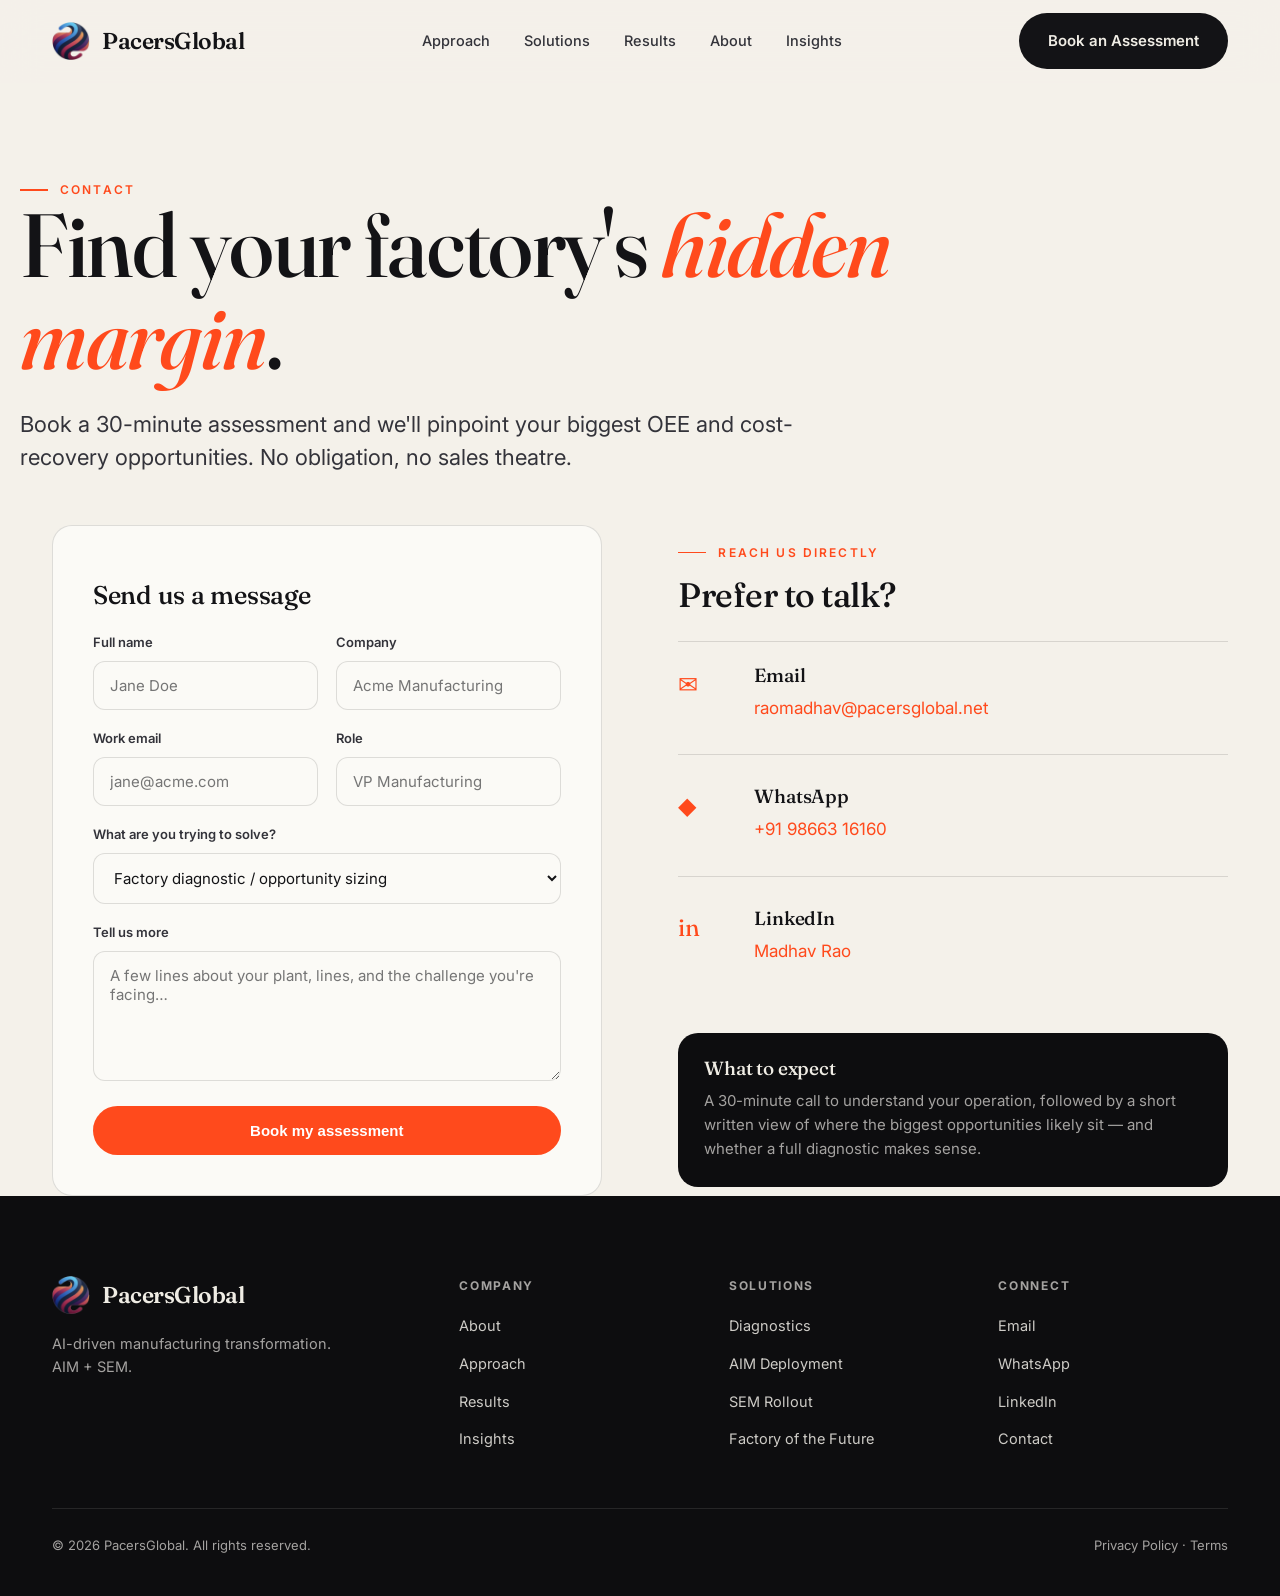
<file: contact.html>
<!DOCTYPE html>
<html lang="en">
<head>
<meta charset="UTF-8">
<meta name="viewport" content="width=device-width, initial-scale=1.0">
<title>Contact — Book a Factory Assessment | PacersGlobal</title>
<meta name="description" content="Book a 30-minute factory assessment with PacersGlobal. Email, WhatsApp, or send us a message.">
<link rel="preconnect" href="https://fonts.googleapis.com">
<link rel="preconnect" href="https://fonts.gstatic.com" crossorigin>
<link href="https://fonts.googleapis.com/css2?family=Fraunces:ital,opsz,wght@0,9..144,400..600;1,9..144,400..600&family=Inter:wght@400;500;600;700&display=swap" rel="stylesheet">
<link rel="stylesheet" href="assets/styles.css">
</head>
<body>

<header class="site">
  <div class="wrap hd">
    <a class="logo" href="index.html"><img class="mark-img" src="assets/img/logo-mark.png" alt="PacersGlobal">PacersGlobal</a>
    <nav class="nav"><a href="approach.html">Approach</a><a href="solutions.html">Solutions</a><a href="results.html">Results</a><a href="about.html">About</a><a href="insights.html">Insights</a></nav>
    <div class="hd-cta"><a class="btn btn-primary" href="contact.html">Book an Assessment</a></div>
    <button class="burger" id="burger" aria-label="Menu"><span></span><span></span><span></span></button>
  </div>
  <div class="mnav" id="mnav"><a href="approach.html">Approach</a><a href="solutions.html">Solutions</a><a href="results.html">Results</a><a href="about.html">About</a><a href="insights.html">Insights</a><a class="btn btn-primary" href="contact.html">Book an Assessment</a></div>
</header>

<section class="page-hero wrap">
  <span class="eyebrow reveal">Contact</span>
  <h1 class="reveal d1">Find your factory's <span style="color:var(--accent);font-style:italic">hidden margin</span>.</h1>
  <p class="lead reveal d2">Book a 30-minute assessment and we'll pinpoint your biggest OEE and cost-recovery opportunities. No obligation, no sales theatre.</p>
</section>

<section class="wrap" style="padding-top:0">
  <div class="split reveal">
    <!-- FORM -->
    <div class="card" style="padding:40px">
      <h3 style="margin-bottom:24px">Send us a message</h3>
      <form class="form" id="contactForm">
        <div class="row">
          <div class="field"><label>Full name</label><input type="text" required placeholder="Jane Doe"></div>
          <div class="field"><label>Company</label><input type="text" required placeholder="Acme Manufacturing"></div>
        </div>
        <div class="row">
          <div class="field"><label>Work email</label><input type="email" required placeholder="jane@acme.com"></div>
          <div class="field"><label>Role</label><input type="text" placeholder="VP Manufacturing"></div>
        </div>
        <div class="field"><label>What are you trying to solve?</label>
          <select>
            <option>Factory diagnostic / opportunity sizing</option>
            <option>AIM deployment (real-time analytics)</option>
            <option>SEM rollout (culture &amp; execution)</option>
            <option>Full Factory of the Future program</option>
            <option>Something else</option>
          </select>
        </div>
        <div class="field"><label>Tell us more</label><textarea placeholder="A few lines about your plant, lines, and the challenge you're facing…"></textarea></div>
        <button class="btn btn-accent" type="submit" style="justify-content:center">Book my assessment</button>
        <p id="formNote" style="display:none;color:var(--accent);font-size:14px;margin-top:4px">Thanks — we'll be in touch within one business day. <em>(Demo only; this form isn't wired to a backend yet.)</em></p>
      </form>
    </div>

    <!-- DIRECT -->
    <div>
      <span class="eyebrow">Reach us directly</span>
      <h2 style="margin:16px 0 28px;font-size:34px">Prefer to talk?</h2>

      <div class="frow" style="grid-template-columns:52px 1fr;padding-top:24px"><div class="idx">✉</div><div><h3 style="font-size:19px">Email</h3><p><a href="mailto:raomadhav@pacersglobal.net" style="color:var(--accent)">raomadhav@pacersglobal.net</a></p></div></div>
      <div class="frow" style="grid-template-columns:52px 1fr"><div class="idx">◆</div><div><h3 style="font-size:19px">WhatsApp</h3><p><a href="https://wa.me/919866316160" style="color:var(--accent)">+91 98663 16160</a></p></div></div>
      <div class="frow" style="grid-template-columns:52px 1fr"><div class="idx">in</div><div><h3 style="font-size:19px">LinkedIn</h3><p><a href="https://www.linkedin.com/in/madhav-rao-0948015/" style="color:var(--accent)">Madhav Rao</a></p></div></div>

      <div style="margin-top:36px;padding:26px;background:var(--ink-2);color:var(--on-dark);border-radius:var(--radius)">
        <h3 style="color:var(--on-dark);font-size:19px;margin-bottom:10px">What to expect</h3>
        <p style="color:var(--on-dark-mut);font-size:15px">A 30-minute call to understand your operation, followed by a short written view of where the biggest opportunities likely sit — and whether a full diagnostic makes sense.</p>
      </div>
    </div>
  </div>
</section>

<footer class="site">
  <div class="wrap">
    <div class="foot">
      <div><a class="logo" href="index.html"><img class="mark-img" src="assets/img/logo-mark.png" alt="PacersGlobal">PacersGlobal</a><p class="foot-tag">AI-driven manufacturing transformation. AIM + SEM.</p></div>
      <div><h5>Company</h5><ul><li><a href="about.html">About</a></li><li><a href="approach.html">Approach</a></li><li><a href="results.html">Results</a></li><li><a href="insights.html">Insights</a></li></ul></div>
      <div><h5>Solutions</h5><ul><li><a href="solutions.html">Diagnostics</a></li><li><a href="solutions.html">AIM Deployment</a></li><li><a href="solutions.html">SEM Rollout</a></li><li><a href="solutions.html">Factory of the Future</a></li></ul></div>
      <div><h5>Connect</h5><ul><li><a href="mailto:raomadhav@pacersglobal.net">Email</a></li><li><a href="https://wa.me/919866316160">WhatsApp</a></li><li><a href="https://www.linkedin.com/in/madhav-rao-0948015/">LinkedIn</a></li><li><a href="contact.html">Contact</a></li></ul></div>
    </div>
    <div class="foot-bot"><span>© 2026 PacersGlobal. All rights reserved.</span><span>Privacy Policy · Terms</span></div>
  </div>
</footer>

<script src="assets/main.js"></script>
</body>
</html>
</file>
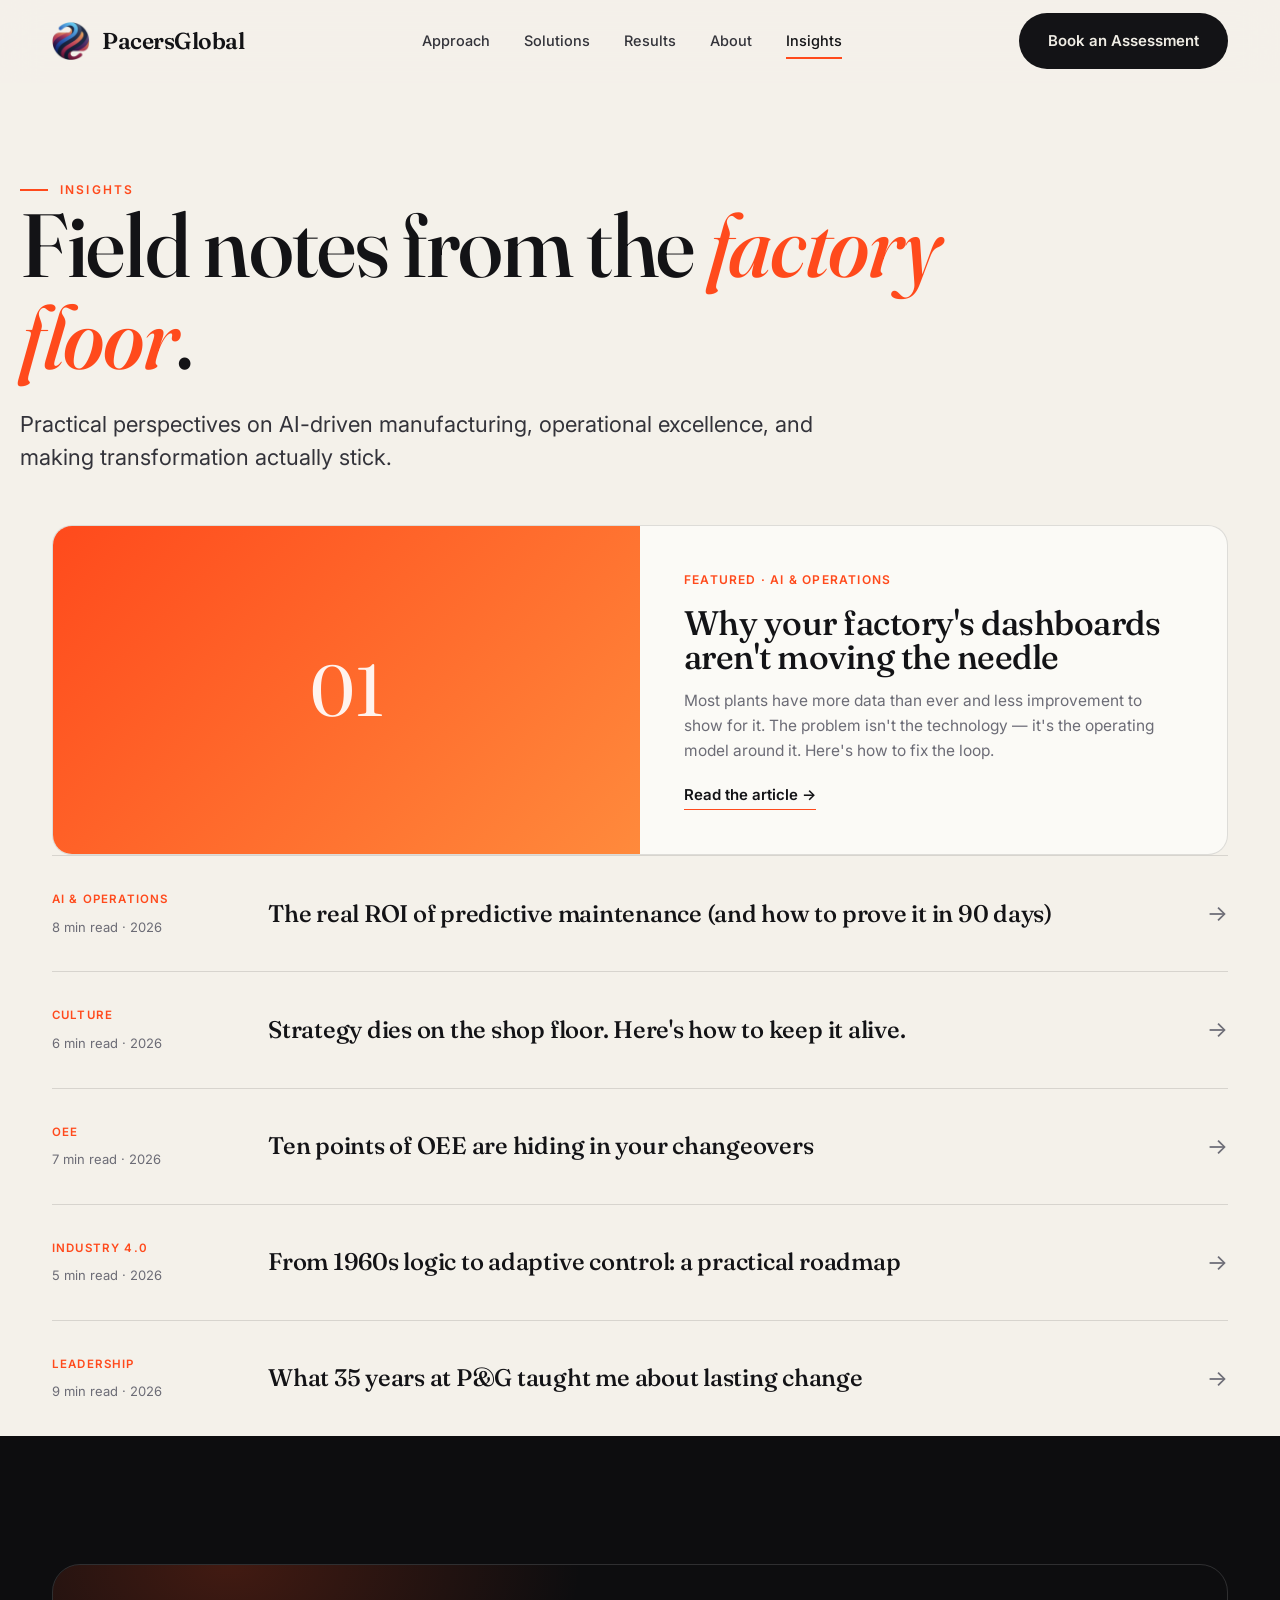
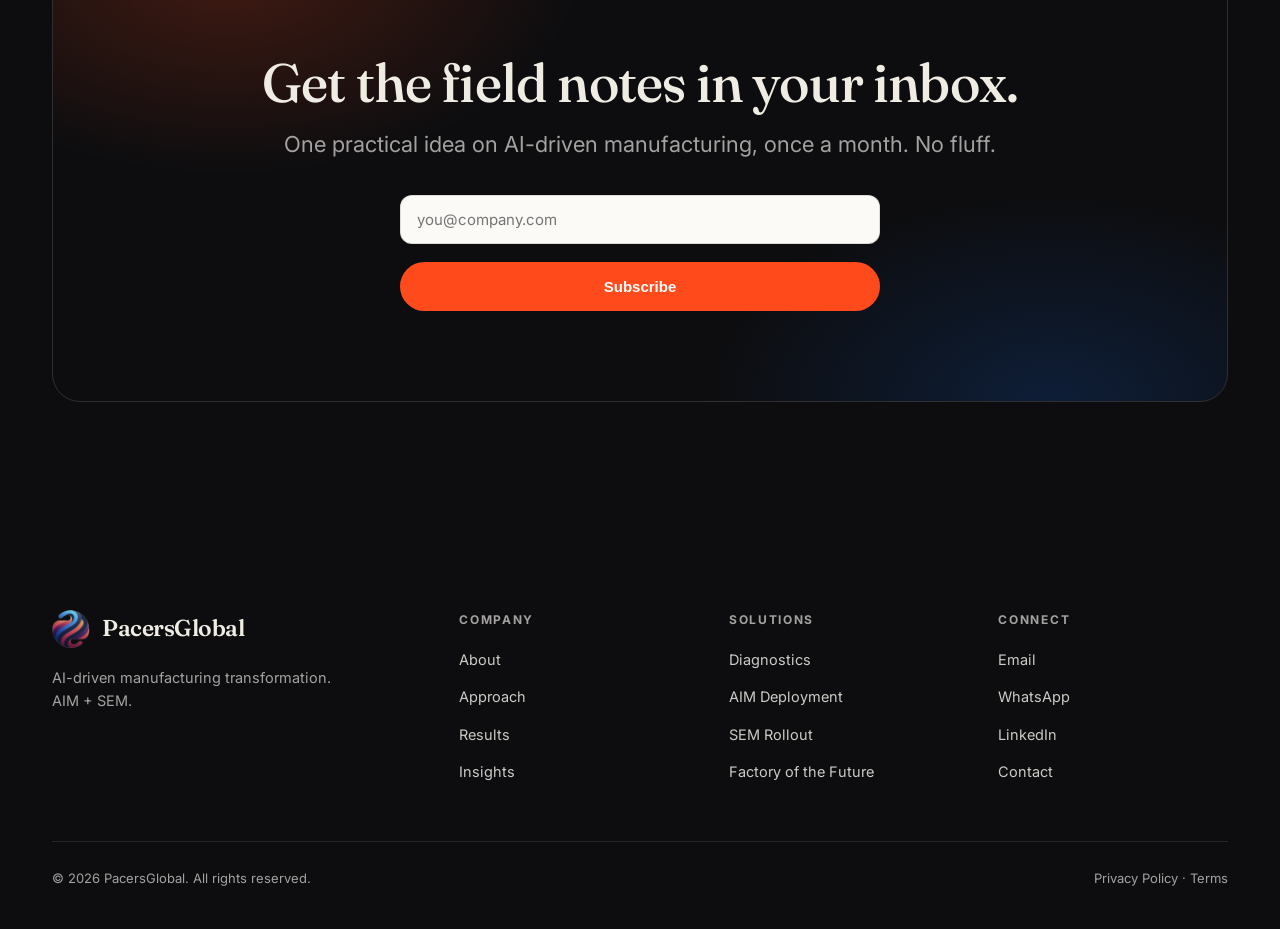
<file: insights.html>
<!DOCTYPE html>
<html lang="en">
<head>
<meta charset="UTF-8">
<meta name="viewport" content="width=device-width, initial-scale=1.0">
<title>Insights — PacersGlobal</title>
<meta name="description" content="Perspectives on AI-driven manufacturing, operational excellence, and the Factory of the Future from PacersGlobal.">
<link rel="preconnect" href="https://fonts.googleapis.com">
<link rel="preconnect" href="https://fonts.gstatic.com" crossorigin>
<link href="https://fonts.googleapis.com/css2?family=Fraunces:ital,opsz,wght@0,9..144,400..600;1,9..144,400..600&family=Inter:wght@400;500;600;700&display=swap" rel="stylesheet">
<link rel="stylesheet" href="assets/styles.css">
</head>
<body>

<header class="site">
  <div class="wrap hd">
    <a class="logo" href="index.html"><img class="mark-img" src="assets/img/logo-mark.png" alt="PacersGlobal">PacersGlobal</a>
    <nav class="nav"><a href="approach.html">Approach</a><a href="solutions.html">Solutions</a><a href="results.html">Results</a><a href="about.html">About</a><a href="insights.html">Insights</a></nav>
    <div class="hd-cta"><a class="btn btn-primary" href="contact.html">Book an Assessment</a></div>
    <button class="burger" id="burger" aria-label="Menu"><span></span><span></span><span></span></button>
  </div>
  <div class="mnav" id="mnav"><a href="approach.html">Approach</a><a href="solutions.html">Solutions</a><a href="results.html">Results</a><a href="about.html">About</a><a href="insights.html">Insights</a><a class="btn btn-primary" href="contact.html">Book an Assessment</a></div>
</header>

<section class="page-hero wrap">
  <span class="eyebrow reveal">Insights</span>
  <h1 class="reveal d1">Field notes from the <span style="color:var(--accent);font-style:italic">factory floor</span>.</h1>
  <p class="lead reveal d2">Practical perspectives on AI-driven manufacturing, operational excellence, and making transformation actually stick.</p>
</section>

<!-- FEATURED -->
<section class="wrap" style="padding-top:0">
  <a href="#" class="card reveal" style="display:grid;grid-template-columns:1fr 1fr;gap:0;padding:0;overflow:hidden">
    <div class="top c1" style="min-height:320px;display:grid;place-items:center;background:linear-gradient(135deg,#ff4a1c,#ff8a3c)"><span style="font-family:'Fraunces';font-size:72px;color:rgba(255,255,255,.92)">01</span></div>
    <div style="padding:44px;display:flex;flex-direction:column;justify-content:center">
      <span style="color:var(--accent);font-weight:600;text-transform:uppercase;letter-spacing:.1em;font-size:12px">Featured · AI &amp; Operations</span>
      <h2 style="font-size:34px;margin:16px 0 14px">Why your factory's dashboards aren't moving the needle</h2>
      <p style="color:var(--muted);margin-bottom:20px">Most plants have more data than ever and less improvement to show for it. The problem isn't the technology — it's the operating model around it. Here's how to fix the loop.</p>
      <span class="link-arrow" style="align-self:flex-start">Read the article →</span>
    </div>
  </a>
</section>

<!-- POST LIST -->
<section class="wrap" style="padding-top:0">
  <a href="#" class="post reveal"><div class="meta"><span class="cat">AI &amp; Operations</span>8 min read · 2026</div><h3>The real ROI of predictive maintenance (and how to prove it in 90 days)</h3><span class="arw">→</span></a>
  <a href="#" class="post reveal"><div class="meta"><span class="cat">Culture</span>6 min read · 2026</div><h3>Strategy dies on the shop floor. Here's how to keep it alive.</h3><span class="arw">→</span></a>
  <a href="#" class="post reveal"><div class="meta"><span class="cat">OEE</span>7 min read · 2026</div><h3>Ten points of OEE are hiding in your changeovers</h3><span class="arw">→</span></a>
  <a href="#" class="post reveal"><div class="meta"><span class="cat">Industry 4.0</span>5 min read · 2026</div><h3>From 1960s logic to adaptive control: a practical roadmap</h3><span class="arw">→</span></a>
  <a href="#" class="post reveal"><div class="meta"><span class="cat">Leadership</span>9 min read · 2026</div><h3>What 35 years at P&amp;G taught me about lasting change</h3><span class="arw">→</span></a>
</section>

<!-- NEWSLETTER -->
<section class="dark">
  <div class="wrap">
    <div class="cta-block reveal" style="background:none;border:1px solid rgba(255,255,255,.14)">
      <h2>Get the field notes in your inbox.</h2>
      <p class="lead">One practical idea on AI-driven manufacturing, once a month. No fluff.</p>
      <form class="form" id="contactForm" style="max-width:480px;margin:0 auto">
        <div class="field"><input type="email" placeholder="you@company.com" required></div>
        <button class="btn btn-accent" type="submit" style="justify-content:center">Subscribe</button>
        <p id="formNote" style="display:none;color:var(--accent);font-size:14px">Thanks — you're subscribed. (Demo only; not wired to a backend.)</p>
      </form>
    </div>
  </div>
</section>

<footer class="site">
  <div class="wrap">
    <div class="foot">
      <div><a class="logo" href="index.html"><img class="mark-img" src="assets/img/logo-mark.png" alt="PacersGlobal">PacersGlobal</a><p class="foot-tag">AI-driven manufacturing transformation. AIM + SEM.</p></div>
      <div><h5>Company</h5><ul><li><a href="about.html">About</a></li><li><a href="approach.html">Approach</a></li><li><a href="results.html">Results</a></li><li><a href="insights.html">Insights</a></li></ul></div>
      <div><h5>Solutions</h5><ul><li><a href="solutions.html">Diagnostics</a></li><li><a href="solutions.html">AIM Deployment</a></li><li><a href="solutions.html">SEM Rollout</a></li><li><a href="solutions.html">Factory of the Future</a></li></ul></div>
      <div><h5>Connect</h5><ul><li><a href="mailto:raomadhav@pacersglobal.net">Email</a></li><li><a href="https://wa.me/919866316160">WhatsApp</a></li><li><a href="https://www.linkedin.com/in/madhav-rao-0948015/">LinkedIn</a></li><li><a href="contact.html">Contact</a></li></ul></div>
    </div>
    <div class="foot-bot"><span>© 2026 PacersGlobal. All rights reserved.</span><span>Privacy Policy · Terms</span></div>
  </div>
</footer>

<script src="assets/main.js"></script>
</body>
</html>
</file>
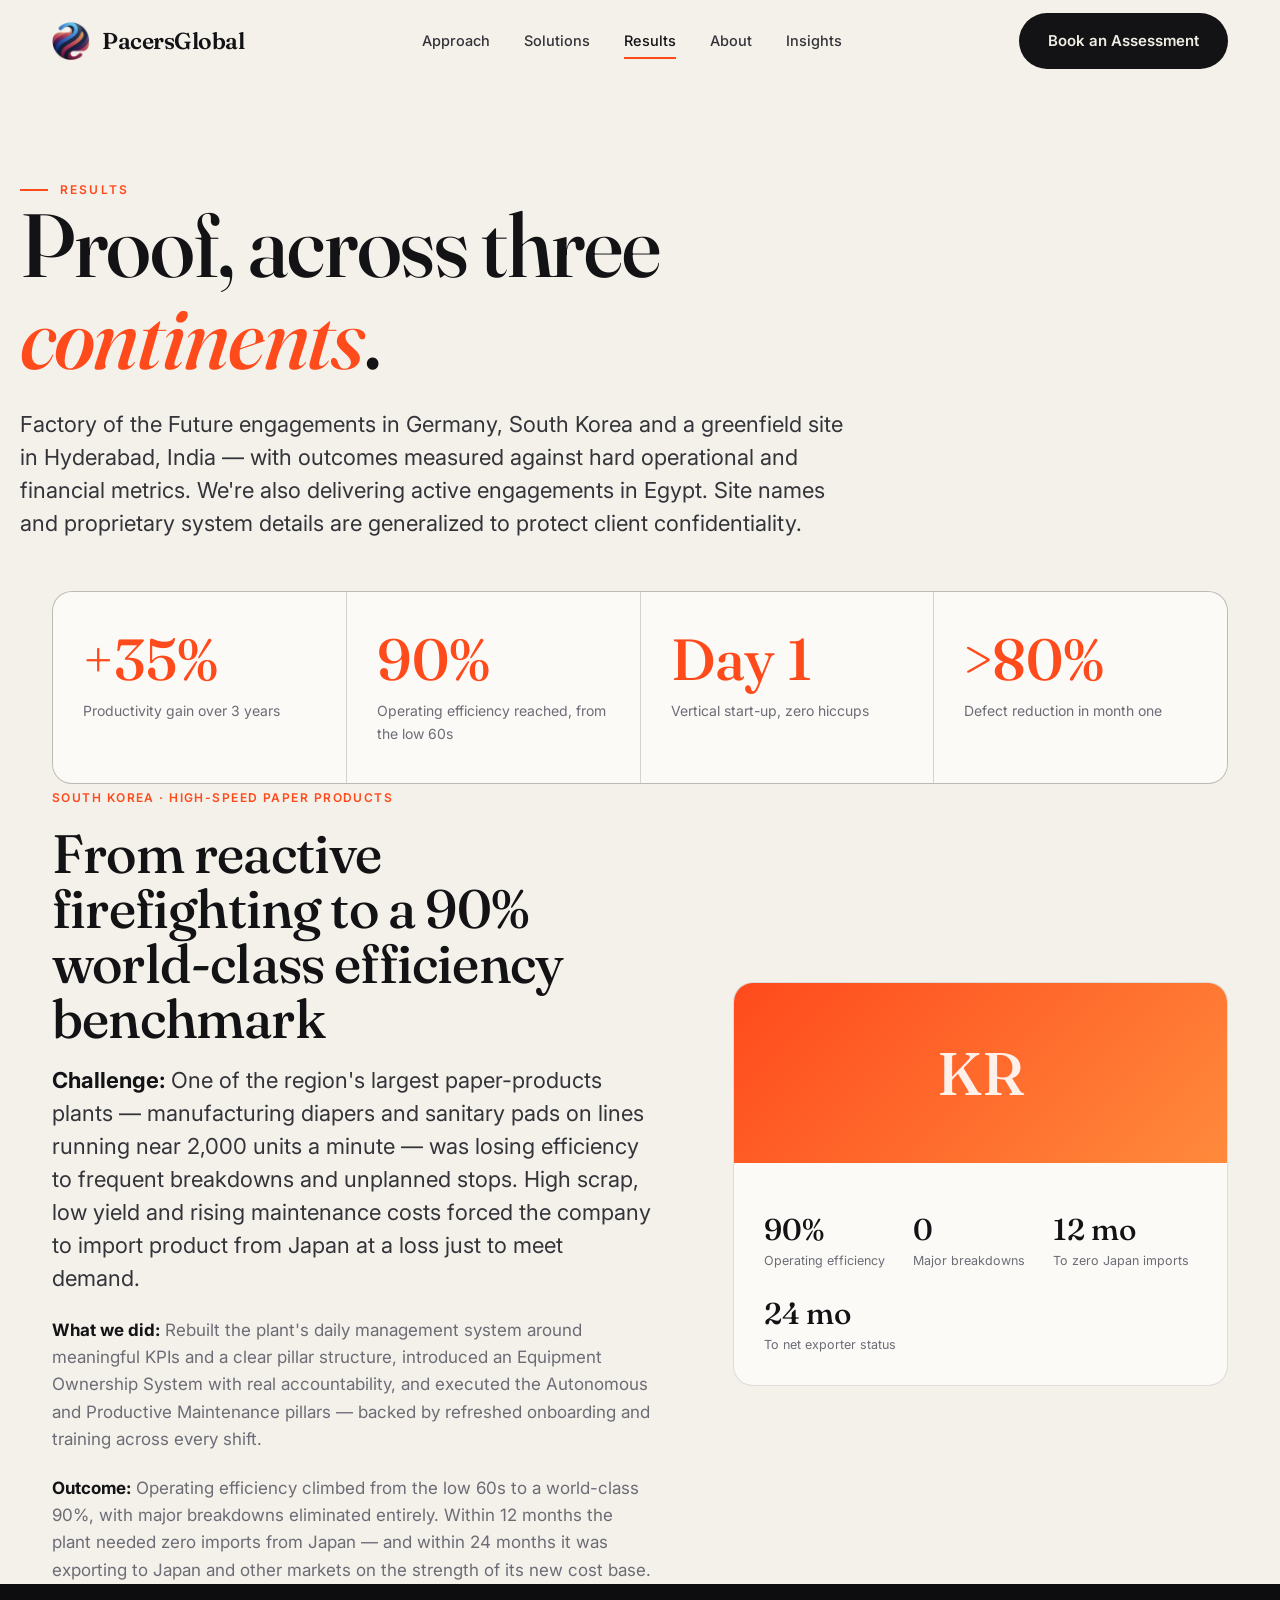
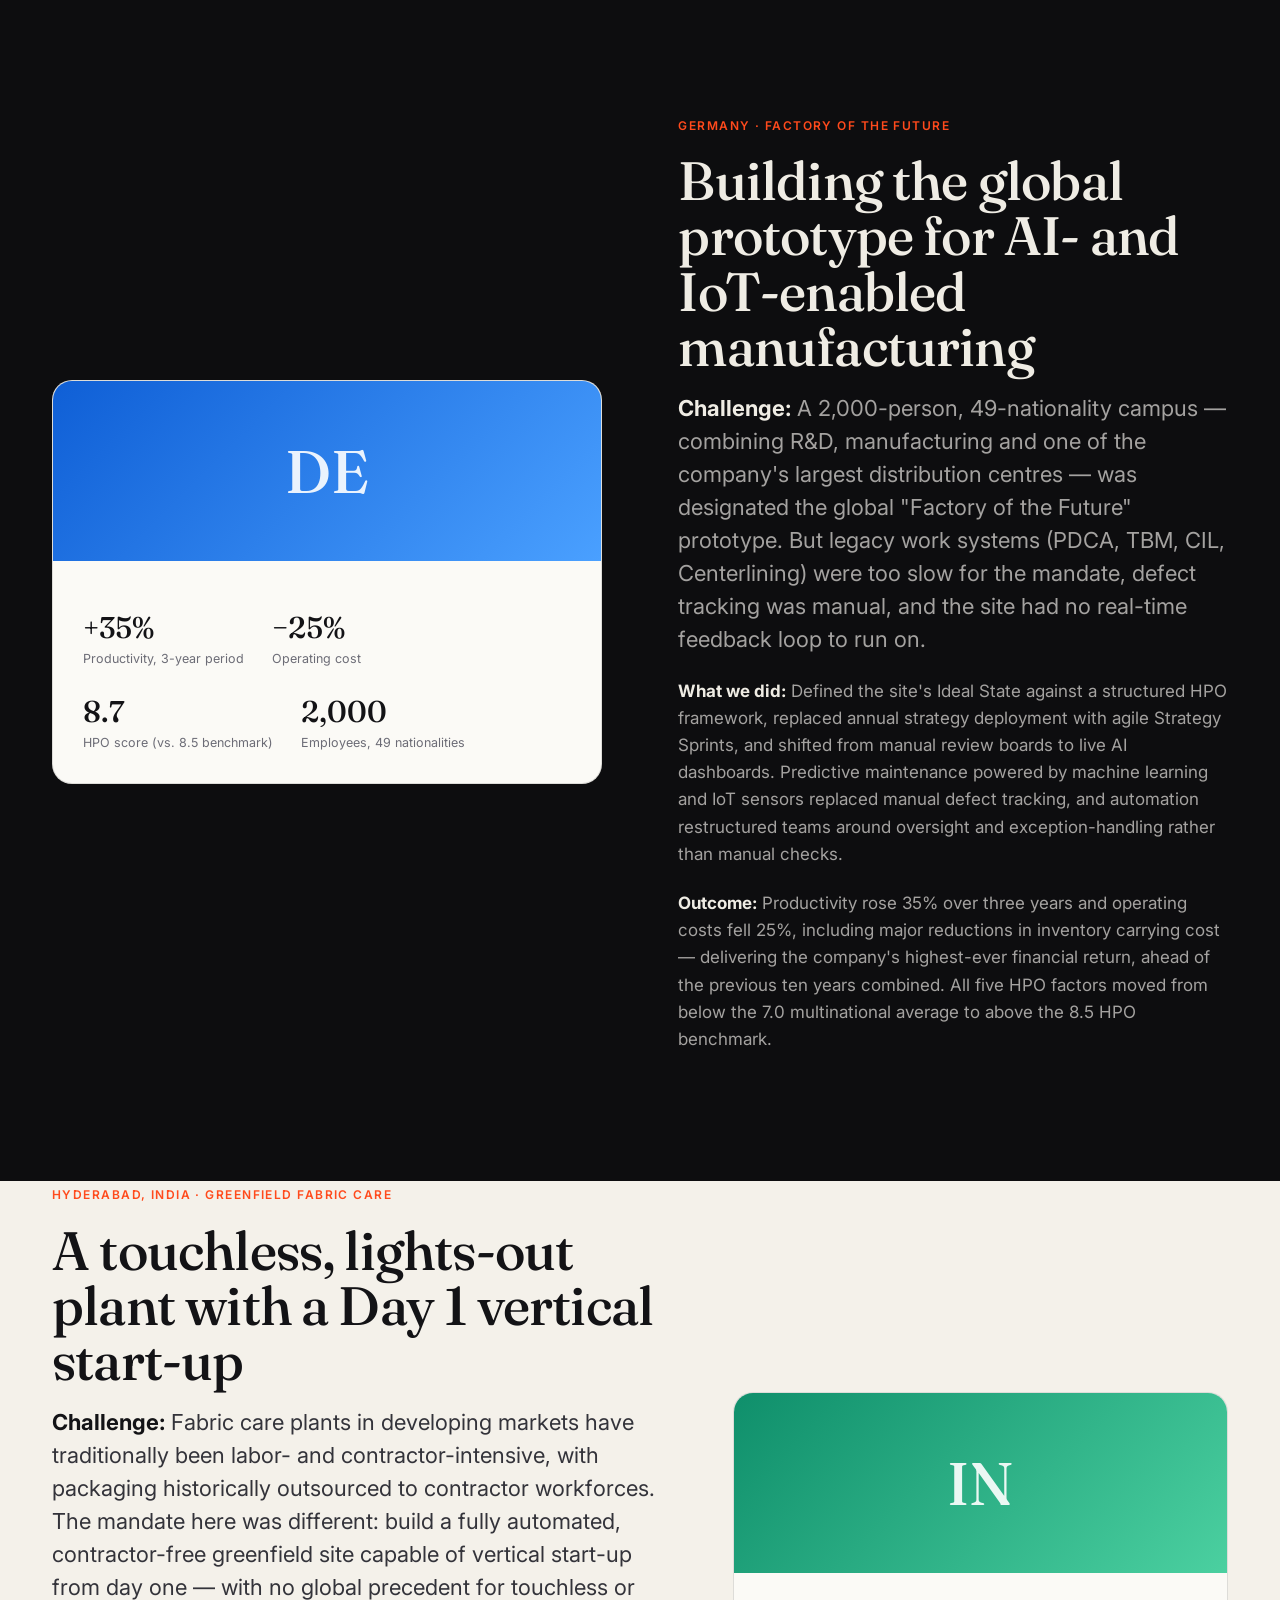
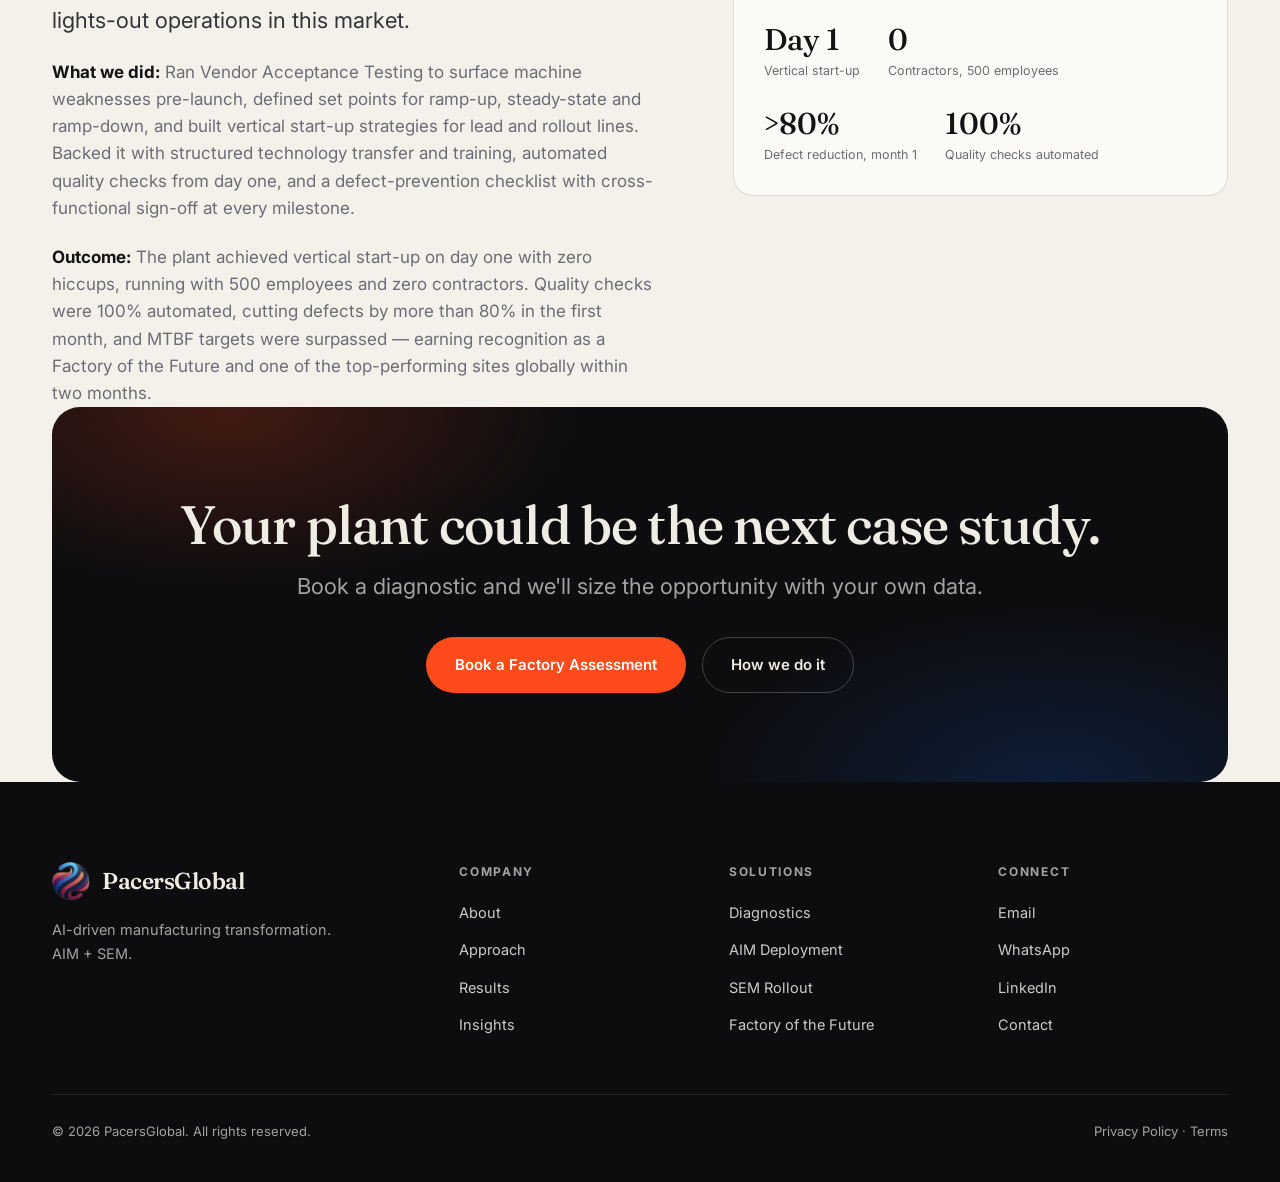
<file: results.html>
<!DOCTYPE html>
<html lang="en">
<head>
<meta charset="UTF-8">
<meta name="viewport" content="width=device-width, initial-scale=1.0">
<title>Results — Case Studies | PacersGlobal</title>
<meta name="description" content="Factory of the Future results from Germany, South Korea and Hyderabad, India: measured OEE, productivity, cost and efficiency gains.">
<link rel="preconnect" href="https://fonts.googleapis.com">
<link rel="preconnect" href="https://fonts.gstatic.com" crossorigin>
<link href="https://fonts.googleapis.com/css2?family=Fraunces:ital,opsz,wght@0,9..144,400..600;1,9..144,400..600&family=Inter:wght@400;500;600;700&display=swap" rel="stylesheet">
<link rel="stylesheet" href="assets/styles.css">
</head>
<body>

<header class="site">
  <div class="wrap hd">
    <a class="logo" href="index.html"><img class="mark-img" src="assets/img/logo-mark.png" alt="PacersGlobal">PacersGlobal</a>
    <nav class="nav"><a href="approach.html">Approach</a><a href="solutions.html">Solutions</a><a href="results.html">Results</a><a href="about.html">About</a><a href="insights.html">Insights</a></nav>
    <div class="hd-cta"><a class="btn btn-primary" href="contact.html">Book an Assessment</a></div>
    <button class="burger" id="burger" aria-label="Menu"><span></span><span></span><span></span></button>
  </div>
  <div class="mnav" id="mnav"><a href="approach.html">Approach</a><a href="solutions.html">Solutions</a><a href="results.html">Results</a><a href="about.html">About</a><a href="insights.html">Insights</a><a class="btn btn-primary" href="contact.html">Book an Assessment</a></div>
</header>

<section class="page-hero wrap">
  <span class="eyebrow reveal">Results</span>
  <h1 class="reveal d1">Proof, across three <span style="color:var(--accent);font-style:italic">continents</span>.</h1>
  <p class="lead reveal d2">Factory of the Future engagements in Germany, South Korea and a greenfield site in Hyderabad, India — with outcomes measured against hard operational and financial metrics. We're also delivering active engagements in Egypt. Site names and proprietary system details are generalized to protect client confidentiality.</p>
</section>

<!-- HEADLINE STATS -->
<section class="wrap" style="padding-top:0">
  <div class="statband reveal">
    <div class="cell"><b class="accent">+35%</b><span>Productivity gain over 3 years</span></div>
    <div class="cell"><b class="accent">90%</b><span>Operating efficiency reached, from the low 60s</span></div>
    <div class="cell"><b class="accent">Day 1</b><span>Vertical start-up, zero hiccups</span></div>
    <div class="cell"><b class="accent">&gt;80%</b><span>Defect reduction in month one</span></div>
  </div>
</section>

<!-- CASE 1: SOUTH KOREA -->
<section class="wrap">
  <div class="split wide-left reveal">
    <div>
      <span class="loc" style="color:var(--accent);font-weight:600;letter-spacing:.12em;text-transform:uppercase;font-size:12px">South Korea · High-Speed Paper Products</span>
      <h2 style="margin:16px 0 18px">From reactive firefighting to a 90% world-class efficiency benchmark</h2>
      <p class="lead" style="margin-bottom:22px"><b style="color:var(--ink)">Challenge:</b> One of the region's largest paper-products plants — manufacturing diapers and sanitary pads on lines running near 2,000 units a minute — was losing efficiency to frequent breakdowns and unplanned stops. High scrap, low yield and rising maintenance costs forced the company to import product from Japan at a loss just to meet demand.</p>
      <p style="color:var(--muted);margin-bottom:22px"><b style="color:var(--ink)">What we did:</b> Rebuilt the plant's daily management system around meaningful KPIs and a clear pillar structure, introduced an Equipment Ownership System with real accountability, and executed the Autonomous and Productive Maintenance pillars — backed by refreshed onboarding and training across every shift.</p>
      <p style="color:var(--muted)"><b style="color:var(--ink)">Outcome:</b> Operating efficiency climbed from the low 60s to a world-class 90%, with major breakdowns eliminated entirely. Within 12 months the plant needed zero imports from Japan — and within 24 months it was exporting to Japan and other markets on the strength of its new cost base.</p>
    </div>
    <div>
      <div class="case"><div class="top c1"><span class="code">KR</span></div>
        <div class="body"><div class="metrics" style="border-top:none;padding-top:0;flex-wrap:wrap;gap:28px">
          <div><b>90%</b><span>Operating efficiency</span></div>
          <div><b>0</b><span>Major breakdowns</span></div>
          <div><b>12 mo</b><span>To zero Japan imports</span></div>
          <div><b>24 mo</b><span>To net exporter status</span></div>
        </div></div>
      </div>
    </div>
  </div>
</section>

<!-- CASE 2: GERMANY -->
<section class="dark">
  <div class="wrap">
    <div class="split reveal">
      <div>
        <div class="case"><div class="top c2"><span class="code">DE</span></div>
          <div class="body"><div class="metrics" style="border-top:none;padding-top:0;flex-wrap:wrap;gap:28px">
            <div><b>+35%</b><span>Productivity, 3-year period</span></div>
            <div><b>−25%</b><span>Operating cost</span></div>
            <div><b>8.7</b><span>HPO score (vs. 8.5 benchmark)</span></div>
            <div><b>2,000</b><span>Employees, 49 nationalities</span></div>
          </div></div>
        </div>
      </div>
      <div>
        <span class="loc" style="color:var(--accent);font-weight:600;letter-spacing:.12em;text-transform:uppercase;font-size:12px">Germany · Factory of the Future</span>
        <h2 style="margin:16px 0 18px">Building the global prototype for AI- and IoT-enabled manufacturing</h2>
        <p class="lead" style="margin-bottom:22px"><b style="color:var(--on-dark)">Challenge:</b> A 2,000-person, 49-nationality campus — combining R&amp;D, manufacturing and one of the company's largest distribution centres — was designated the global "Factory of the Future" prototype. But legacy work systems (PDCA, TBM, CIL, Centerlining) were too slow for the mandate, defect tracking was manual, and the site had no real-time feedback loop to run on.</p>
        <p style="margin-bottom:22px"><b style="color:var(--on-dark)">What we did:</b> Defined the site's Ideal State against a structured HPO framework, replaced annual strategy deployment with agile Strategy Sprints, and shifted from manual review boards to live AI dashboards. Predictive maintenance powered by machine learning and IoT sensors replaced manual defect tracking, and automation restructured teams around oversight and exception-handling rather than manual checks.</p>
        <p><b style="color:var(--on-dark)">Outcome:</b> Productivity rose 35% over three years and operating costs fell 25%, including major reductions in inventory carrying cost — delivering the company's highest-ever financial return, ahead of the previous ten years combined. All five HPO factors moved from below the 7.0 multinational average to above the 8.5 HPO benchmark.</p>
      </div>
    </div>
  </div>
</section>

<!-- CASE 3: HYDERABAD, INDIA -->
<section class="wrap">
  <div class="split wide-left reveal">
    <div>
      <span class="loc" style="color:var(--accent);font-weight:600;letter-spacing:.12em;text-transform:uppercase;font-size:12px">Hyderabad, India · Greenfield Fabric Care</span>
      <h2 style="margin:16px 0 18px">A touchless, lights-out plant with a Day 1 vertical start-up</h2>
      <p class="lead" style="margin-bottom:22px"><b style="color:var(--ink)">Challenge:</b> Fabric care plants in developing markets have traditionally been labor- and contractor-intensive, with packaging historically outsourced to contractor workforces. The mandate here was different: build a fully automated, contractor-free greenfield site capable of vertical start-up from day one — with no global precedent for touchless or lights-out operations in this market.</p>
      <p style="color:var(--muted);margin-bottom:22px"><b style="color:var(--ink)">What we did:</b> Ran Vendor Acceptance Testing to surface machine weaknesses pre-launch, defined set points for ramp-up, steady-state and ramp-down, and built vertical start-up strategies for lead and rollout lines. Backed it with structured technology transfer and training, automated quality checks from day one, and a defect-prevention checklist with cross-functional sign-off at every milestone.</p>
      <p style="color:var(--muted)"><b style="color:var(--ink)">Outcome:</b> The plant achieved vertical start-up on day one with zero hiccups, running with 500 employees and zero contractors. Quality checks were 100% automated, cutting defects by more than 80% in the first month, and MTBF targets were surpassed — earning recognition as a Factory of the Future and one of the top-performing sites globally within two months.</p>
    </div>
    <div>
      <div class="case"><div class="top c3"><span class="code">IN</span></div>
        <div class="body"><div class="metrics" style="border-top:none;padding-top:0;flex-wrap:wrap;gap:28px">
          <div><b>Day 1</b><span>Vertical start-up</span></div>
          <div><b>0</b><span>Contractors, 500 employees</span></div>
          <div><b>&gt;80%</b><span>Defect reduction, month 1</span></div>
          <div><b>100%</b><span>Quality checks automated</span></div>
        </div></div>
      </div>
    </div>
  </div>
</section>

<section class="wrap">
  <div class="cta-block reveal">
    <h2>Your plant could be the next case study.</h2>
    <p class="lead">Book a diagnostic and we'll size the opportunity with your own data.</p>
    <div class="actions"><a class="btn btn-accent" href="contact.html">Book a Factory Assessment</a><a class="btn btn-ghost" href="approach.html">How we do it</a></div>
  </div>
</section>

<footer class="site">
  <div class="wrap">
    <div class="foot">
      <div><a class="logo" href="index.html"><img class="mark-img" src="assets/img/logo-mark.png" alt="PacersGlobal">PacersGlobal</a><p class="foot-tag">AI-driven manufacturing transformation. AIM + SEM.</p></div>
      <div><h5>Company</h5><ul><li><a href="about.html">About</a></li><li><a href="approach.html">Approach</a></li><li><a href="results.html">Results</a></li><li><a href="insights.html">Insights</a></li></ul></div>
      <div><h5>Solutions</h5><ul><li><a href="solutions.html">Diagnostics</a></li><li><a href="solutions.html">AIM Deployment</a></li><li><a href="solutions.html">SEM Rollout</a></li><li><a href="solutions.html">Factory of the Future</a></li></ul></div>
      <div><h5>Connect</h5><ul><li><a href="mailto:raomadhav@pacersglobal.net">Email</a></li><li><a href="https://wa.me/919866316160">WhatsApp</a></li><li><a href="https://www.linkedin.com/in/madhav-rao-0948015/">LinkedIn</a></li><li><a href="contact.html">Contact</a></li></ul></div>
    </div>
    <div class="foot-bot"><span>© 2026 PacersGlobal. All rights reserved.</span><span>Privacy Policy · Terms</span></div>
  </div>
</footer>

<script src="assets/main.js"></script>
</body>
</html>
</file>
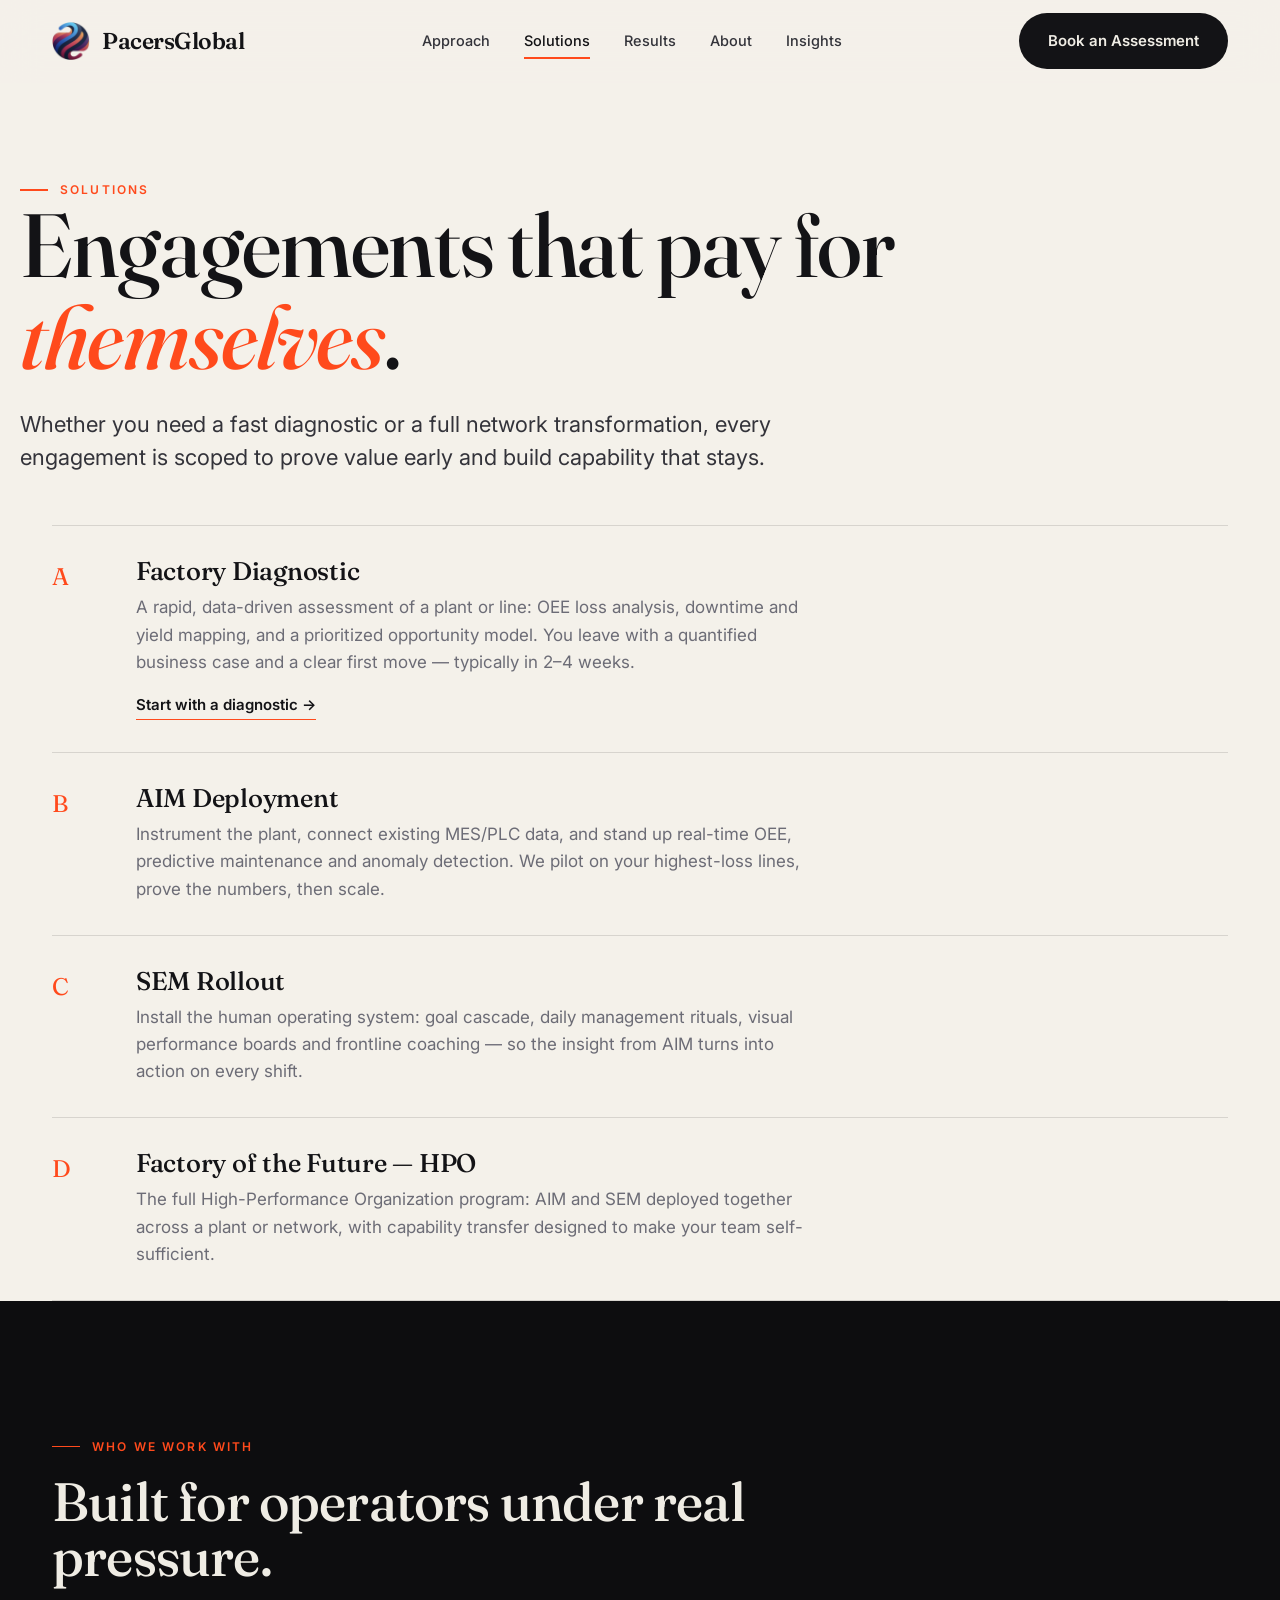
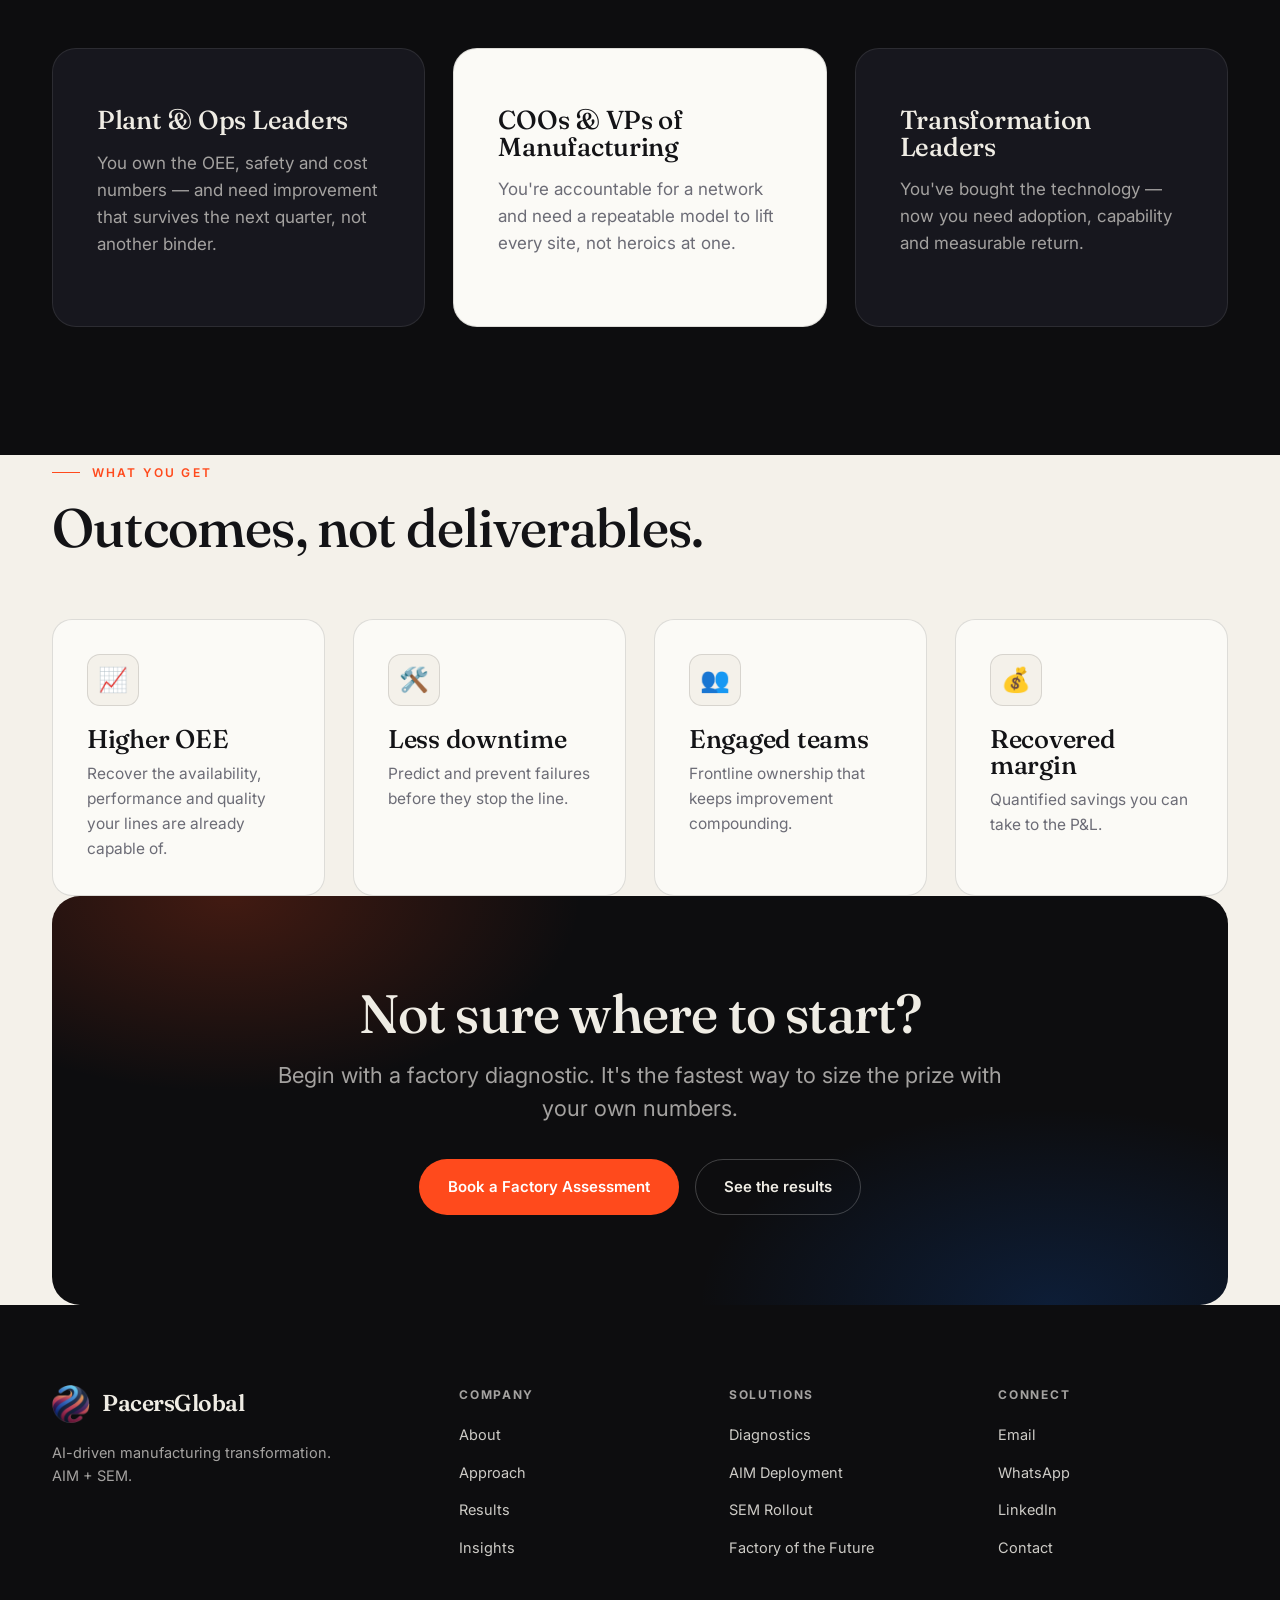
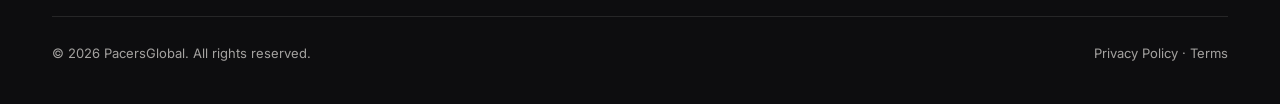
<file: solutions.html>
<!DOCTYPE html>
<html lang="en">
<head>
<meta charset="UTF-8">
<meta name="viewport" content="width=device-width, initial-scale=1.0">
<title>Solutions — PacersGlobal</title>
<meta name="description" content="Factory diagnostics, AIM deployment, SEM rollout, and the Factory of the Future HPO program from PacersGlobal.">
<link rel="preconnect" href="https://fonts.googleapis.com">
<link rel="preconnect" href="https://fonts.gstatic.com" crossorigin>
<link href="https://fonts.googleapis.com/css2?family=Fraunces:ital,opsz,wght@0,9..144,400..600;1,9..144,400..600&family=Inter:wght@400;500;600;700&display=swap" rel="stylesheet">
<link rel="stylesheet" href="assets/styles.css">
</head>
<body>

<header class="site">
  <div class="wrap hd">
    <a class="logo" href="index.html"><img class="mark-img" src="assets/img/logo-mark.png" alt="PacersGlobal">PacersGlobal</a>
    <nav class="nav"><a href="approach.html">Approach</a><a href="solutions.html">Solutions</a><a href="results.html">Results</a><a href="about.html">About</a><a href="insights.html">Insights</a></nav>
    <div class="hd-cta"><a class="btn btn-primary" href="contact.html">Book an Assessment</a></div>
    <button class="burger" id="burger" aria-label="Menu"><span></span><span></span><span></span></button>
  </div>
  <div class="mnav" id="mnav"><a href="approach.html">Approach</a><a href="solutions.html">Solutions</a><a href="results.html">Results</a><a href="about.html">About</a><a href="insights.html">Insights</a><a class="btn btn-primary" href="contact.html">Book an Assessment</a></div>
</header>

<section class="page-hero wrap">
  <span class="eyebrow reveal">Solutions</span>
  <h1 class="reveal d1">Engagements that pay for <span style="color:var(--accent);font-style:italic">themselves</span>.</h1>
  <p class="lead reveal d2">Whether you need a fast diagnostic or a full network transformation, every engagement is scoped to prove value early and build capability that stays.</p>
</section>

<!-- SERVICE ROWS -->
<section class="wrap" style="padding-top:0">
  <div class="frow reveal"><div class="idx">A</div>
    <div><h3>Factory Diagnostic</h3><p>A rapid, data-driven assessment of a plant or line: OEE loss analysis, downtime and yield mapping, and a prioritized opportunity model. You leave with a quantified business case and a clear first move — typically in 2–4 weeks.</p>
    <div style="margin-top:16px"><a class="link-arrow" href="contact.html">Start with a diagnostic →</a></div></div>
  </div>
  <div class="frow reveal"><div class="idx">B</div>
    <div><h3>AIM Deployment</h3><p>Instrument the plant, connect existing MES/PLC data, and stand up real-time OEE, predictive maintenance and anomaly detection. We pilot on your highest-loss lines, prove the numbers, then scale.</p></div>
  </div>
  <div class="frow reveal"><div class="idx">C</div>
    <div><h3>SEM Rollout</h3><p>Install the human operating system: goal cascade, daily management rituals, visual performance boards and frontline coaching — so the insight from AIM turns into action on every shift.</p></div>
  </div>
  <div class="frow reveal"><div class="idx">D</div>
    <div><h3>Factory of the Future — HPO</h3><p>The full High-Performance Organization program: AIM and SEM deployed together across a plant or network, with capability transfer designed to make your team self-sufficient.</p></div>
  </div>
</section>

<!-- WHO IT'S FOR -->
<section class="dark">
  <div class="wrap">
    <div class="sec-head reveal">
      <span class="eyebrow">Who we work with</span>
      <h2>Built for operators under real pressure.</h2>
    </div>
    <div class="grid g3">
      <div class="fw reveal"><h3 style="color:var(--on-dark)">Plant &amp; Ops Leaders</h3><p>You own the OEE, safety and cost numbers — and need improvement that survives the next quarter, not another binder.</p></div>
      <div class="fw alt reveal d1"><h3>COOs &amp; VPs of Manufacturing</h3><p>You're accountable for a network and need a repeatable model to lift every site, not heroics at one.</p></div>
      <div class="fw reveal d2"><h3 style="color:var(--on-dark)">Transformation Leaders</h3><p>You've bought the technology — now you need adoption, capability and measurable return.</p></div>
    </div>
  </div>
</section>

<!-- WHAT YOU GET -->
<section class="wrap">
  <div class="sec-head reveal">
    <span class="eyebrow">What you get</span>
    <h2>Outcomes, not deliverables.</h2>
  </div>
  <div class="grid g4">
    <div class="card reveal"><div class="ic">📈</div><h3>Higher OEE</h3><p>Recover the availability, performance and quality your lines are already capable of.</p></div>
    <div class="card reveal d1"><div class="ic">🛠️</div><h3>Less downtime</h3><p>Predict and prevent failures before they stop the line.</p></div>
    <div class="card reveal d2"><div class="ic">👥</div><h3>Engaged teams</h3><p>Frontline ownership that keeps improvement compounding.</p></div>
    <div class="card reveal d3"><div class="ic">💰</div><h3>Recovered margin</h3><p>Quantified savings you can take to the P&amp;L.</p></div>
  </div>
</section>

<section class="wrap">
  <div class="cta-block reveal">
    <h2>Not sure where to start?</h2>
    <p class="lead">Begin with a factory diagnostic. It's the fastest way to size the prize with your own numbers.</p>
    <div class="actions"><a class="btn btn-accent" href="contact.html">Book a Factory Assessment</a><a class="btn btn-ghost" href="results.html">See the results</a></div>
  </div>
</section>

<footer class="site">
  <div class="wrap">
    <div class="foot">
      <div><a class="logo" href="index.html"><img class="mark-img" src="assets/img/logo-mark.png" alt="PacersGlobal">PacersGlobal</a><p class="foot-tag">AI-driven manufacturing transformation. AIM + SEM.</p></div>
      <div><h5>Company</h5><ul><li><a href="about.html">About</a></li><li><a href="approach.html">Approach</a></li><li><a href="results.html">Results</a></li><li><a href="insights.html">Insights</a></li></ul></div>
      <div><h5>Solutions</h5><ul><li><a href="solutions.html">Diagnostics</a></li><li><a href="solutions.html">AIM Deployment</a></li><li><a href="solutions.html">SEM Rollout</a></li><li><a href="solutions.html">Factory of the Future</a></li></ul></div>
      <div><h5>Connect</h5><ul><li><a href="mailto:raomadhav@pacersglobal.net">Email</a></li><li><a href="https://wa.me/919866316160">WhatsApp</a></li><li><a href="https://www.linkedin.com/in/madhav-rao-0948015/">LinkedIn</a></li><li><a href="contact.html">Contact</a></li></ul></div>
    </div>
    <div class="foot-bot"><span>© 2026 PacersGlobal. All rights reserved.</span><span>Privacy Policy · Terms</span></div>
  </div>
</footer>

<script src="assets/main.js"></script>
</body>
</html>
</file>
<file: assets/styles.css>
/* =========================================================
   PacersGlobal — World-class editorial design system
   ========================================================= */
:root{
  --paper:#f4f1ea;
  --paper-2:#fbfaf6;
  --ink:#131316;
  --ink-2:#0d0d0f;
  --ink-soft:#33333a;
  --muted:#6c6c76;
  --line:rgba(19,19,22,.13);
  --line-soft:rgba(19,19,22,.07);
  --accent:#ff4a1c;      /* molten industrial */
  --accent-2:#0f5fd6;    /* signal blue */
  --accent-3:#0f8f6b;    /* verdant */
  --on-dark:#efece4;
  --on-dark-mut:#a4a2a0;
  --radius:20px;
  --radius-sm:12px;
  --maxw:1240px;
  --ease:cubic-bezier(.22,.61,.36,1);
}
*{box-sizing:border-box;margin:0;padding:0}
html{scroll-behavior:smooth;-webkit-text-size-adjust:100%}
body{
  font-family:'Inter',system-ui,-apple-system,sans-serif;
  background:var(--paper);
  color:var(--ink);
  line-height:1.6;
  -webkit-font-smoothing:antialiased;
  overflow-x:hidden;
}
img{max-width:100%;display:block}
a{color:inherit;text-decoration:none}
::selection{background:var(--accent);color:#fff}

/* Type */
.display,h1,h2,h3{
  font-family:'Fraunces','Georgia',serif;
  font-weight:500;
  line-height:1.02;
  letter-spacing:-.015em;
  font-optical-sizing:auto;
}
h1{font-size:clamp(42px,7vw,92px)}
h2{font-size:clamp(30px,4.4vw,54px)}
h3{font-size:clamp(20px,2vw,26px);letter-spacing:-.01em}
p{font-size:17px}
.lead{font-size:clamp(18px,2vw,22px);color:var(--ink-soft);line-height:1.5}

/* Layout */
.wrap{max-width:var(--maxw);margin:0 auto;padding:0 32px}
.narrow{max-width:820px}
section{padding:clamp(64px,10vw,140px) 0}
.eyebrow{
  display:inline-flex;align-items:center;gap:12px;
  font-size:12px;font-weight:600;letter-spacing:.18em;text-transform:uppercase;
  color:var(--accent);
}
.eyebrow::before{content:"";width:28px;height:1.5px;background:var(--accent);display:inline-block}
.eyebrow.on-dark{color:var(--accent)}

/* Buttons */
.btn{
  display:inline-flex;align-items:center;gap:11px;
  padding:15px 28px;border-radius:999px;font-weight:600;font-size:15px;
  cursor:pointer;border:1.5px solid transparent;transition:.25s var(--ease);white-space:nowrap;
}
.btn svg{transition:transform .25s var(--ease)}
.btn:hover svg{transform:translateX(4px)}
.btn-primary{background:var(--ink);color:var(--on-dark)}
.btn-primary:hover{background:var(--accent);color:#fff}
.btn-accent{background:var(--accent);color:#fff}
.btn-accent:hover{background:var(--ink)}
.btn-ghost{background:transparent;color:var(--ink);border-color:var(--line)}
.btn-ghost:hover{border-color:var(--ink);background:var(--ink);color:var(--on-dark)}
.on-dark .btn-ghost,.dark .btn-ghost{color:var(--on-dark);border-color:rgba(255,255,255,.2)}
.on-dark .btn-ghost:hover,.dark .btn-ghost:hover{background:var(--on-dark);color:var(--ink)}
.link-arrow{display:inline-flex;align-items:center;gap:8px;font-weight:600;font-size:15px;border-bottom:1.5px solid var(--accent);padding-bottom:2px;transition:.2s}
.link-arrow:hover{gap:14px}

/* Header */
header.site{
  position:sticky;top:0;z-index:100;
  background:rgba(244,241,234,.8);backdrop-filter:blur(18px) saturate(1.2);
  border-bottom:1px solid transparent;transition:.3s var(--ease);
}
header.site.scrolled{border-bottom-color:var(--line);background:rgba(244,241,234,.94)}
.hd{display:flex;align-items:center;justify-content:space-between;height:82px}
.logo{display:flex;align-items:center;gap:12px;font-family:'Fraunces';font-weight:600;font-size:23px;letter-spacing:-.02em}
.logo .mark{
  width:38px;height:38px;border-radius:11px;background:var(--ink);color:var(--paper);
  display:grid;place-items:center;font-family:'Fraunces';font-size:22px;font-weight:600;
  transition:.3s var(--ease);
}
.logo:hover .mark{background:var(--accent);transform:rotate(-6deg)}
.logo .mark-img{width:38px;height:38px;object-fit:contain;display:block;transition:.3s var(--ease)}
.logo:hover .mark-img{transform:rotate(-6deg) scale(1.06)}
.nav{display:flex;gap:34px;align-items:center}
.nav a{font-size:14.5px;font-weight:500;color:var(--ink-soft);position:relative;padding:4px 0;transition:.2s}
.nav a:hover{color:var(--ink)}
.nav a.active{color:var(--ink)}
.nav a.active::after{content:"";position:absolute;left:0;bottom:-2px;width:100%;height:2px;background:var(--accent)}
.hd-cta{display:flex;align-items:center;gap:14px}
.burger{display:none;background:none;border:none;cursor:pointer;padding:8px}
.burger span{display:block;width:24px;height:2px;background:var(--ink);margin:5px 0;transition:.3s}
.burger.open span:nth-child(1){transform:translateY(7px) rotate(45deg)}
.burger.open span:nth-child(2){opacity:0}
.burger.open span:nth-child(3){transform:translateY(-7px) rotate(-45deg)}
.mnav{display:none;flex-direction:column;padding:16px 32px 28px;border-bottom:1px solid var(--line);background:var(--paper)}
.mnav.open{display:flex}
.mnav a{padding:14px 0;border-bottom:1px solid var(--line-soft);font-size:16px;font-weight:500}
.mnav .btn{margin-top:16px;justify-content:center}

/* Dark sections */
.dark{background:var(--ink-2);color:var(--on-dark)}
.dark h1,.dark h2,.dark h3{color:var(--on-dark)}
.dark .lead{color:var(--on-dark-mut)}
.dark p{color:var(--on-dark-mut)}

/* Hero */
.hero{position:relative;padding-top:clamp(40px,7vw,90px);padding-bottom:clamp(48px,7vw,100px)}
.hero .kicker{margin-bottom:28px}
.hero h1{max-width:16ch}
.hero h1 .accent{color:var(--accent);font-style:italic}
.hero .lead{max-width:56ch;margin:30px 0 38px}
.hero-actions{display:flex;gap:16px;flex-wrap:wrap;align-items:center}
.hero-foot{display:flex;gap:48px;margin-top:64px;flex-wrap:wrap;border-top:1px solid var(--line);padding-top:34px}
.hero-foot .st b{font-family:'Fraunces';font-size:40px;font-weight:500;display:block;line-height:1}
.hero-foot .st span{font-size:13.5px;color:var(--muted);margin-top:6px;display:block}

/* Marquee / trust */
.trust{border-top:1px solid var(--line);border-bottom:1px solid var(--line);padding:26px 0;overflow:hidden}
.trust .label{font-size:12px;letter-spacing:.16em;text-transform:uppercase;color:var(--muted);text-align:center;margin-bottom:22px}
.marquee{display:flex;gap:80px;width:max-content;animation:scroll 26s linear infinite}
.marquee:hover{animation-play-state:paused}
.marquee span{font-family:'Fraunces';font-size:26px;font-weight:500;color:var(--ink);opacity:.55;white-space:nowrap}
@keyframes scroll{to{transform:translateX(-50%)}}

/* Grid utilities */
.grid{display:grid;gap:28px}
.g2{grid-template-columns:repeat(2,1fr)}
.g3{grid-template-columns:repeat(3,1fr)}
.g4{grid-template-columns:repeat(4,1fr)}
.split{display:grid;grid-template-columns:1fr 1fr;gap:clamp(32px,6vw,90px);align-items:center}
.split.wide-left{grid-template-columns:1.1fr .9fr}

.sec-head{max-width:760px;margin-bottom:clamp(40px,5vw,72px)}
.sec-head h2{margin:18px 0 18px}

/* Cards */
.card{
  background:var(--paper-2);border:1px solid var(--line);border-radius:var(--radius);
  padding:34px;transition:.3s var(--ease);
}
.card:hover{transform:translateY(-6px);box-shadow:0 30px 60px -30px rgba(0,0,0,.25);border-color:rgba(19,19,22,.25)}
.card .num{font-family:'Fraunces';font-size:15px;color:var(--accent);font-weight:600}
.card h3{margin:16px 0 10px}
.card p{color:var(--muted);font-size:15.5px}
.card .ic{width:52px;height:52px;border-radius:13px;display:grid;place-items:center;font-size:24px;margin-bottom:20px;background:var(--paper);border:1px solid var(--line)}

/* Framework big cards */
.fw{position:relative;overflow:hidden;border-radius:24px;padding:44px;background:#17171e;border:1px solid rgba(255,255,255,.09);color:var(--on-dark)}
.fw.alt{background:var(--paper-2);color:var(--ink);border:1px solid var(--line)}
.fw .abbr{font-family:'Fraunces';font-size:clamp(56px,8vw,88px);font-weight:500;line-height:.9;
  color:var(--accent)}
.fw h3{margin:14px 0 16px;font-size:26px}
.fw.alt h3{color:var(--ink)}
.fw p{margin-bottom:24px}
.fw.alt p{color:var(--muted)}
.fw ul{list-style:none;display:flex;flex-direction:column;gap:14px}
.fw li{display:flex;gap:13px;align-items:flex-start;font-size:15px}
.fw li .dot{flex:none;width:20px;height:20px;border-radius:50%;background:var(--accent);display:grid;place-items:center;margin-top:2px}
.fw li .dot svg{width:11px;height:11px}

/* Stats band */
.statband{display:grid;grid-template-columns:repeat(4,1fr);gap:1px;background:var(--line);border:1px solid var(--line);border-radius:var(--radius);overflow:hidden}
.statband .cell{background:var(--paper-2);padding:38px 30px}
.dark .statband{background:rgba(255,255,255,.12);border-color:rgba(255,255,255,.12)}
.dark .statband .cell{background:var(--ink-2)}
.statband b{font-family:'Fraunces';font-size:clamp(38px,5vw,58px);font-weight:500;display:block;line-height:1}
.statband .accent{color:var(--accent)}
.statband span{font-size:14px;color:var(--muted);margin-top:12px;display:block}
.dark .statband span{color:var(--on-dark-mut)}

/* Case cards */
.case{background:var(--paper-2);border:1px solid var(--line);border-radius:var(--radius);overflow:hidden;transition:.3s var(--ease);display:flex;flex-direction:column}
.case:hover{transform:translateY(-6px);box-shadow:0 30px 60px -30px rgba(0,0,0,.25)}
.case .top{height:180px;position:relative;overflow:hidden;display:grid;place-items:center}
.case .top .code{font-family:'Fraunces';font-size:60px;color:rgba(255,255,255,.9);font-weight:500;z-index:2}
.case .top.c1{background:linear-gradient(135deg,#ff4a1c,#ff8a3c)}
.case .top.c2{background:linear-gradient(135deg,#0f5fd6,#4aa0ff)}
.case .top.c3{background:linear-gradient(135deg,#0f8f6b,#4bd0a0)}
.case .body{padding:30px;flex:1;display:flex;flex-direction:column}
.case .loc{font-size:12px;letter-spacing:.12em;text-transform:uppercase;color:var(--accent);font-weight:600}
.case h3{margin:12px 0 12px}
.case p{color:var(--muted);font-size:15px;flex:1}
.case .metrics{display:flex;gap:26px;margin-top:22px;padding-top:22px;border-top:1px solid var(--line)}
.case .metrics b{font-family:'Fraunces';font-size:30px;font-weight:500;display:block;line-height:1;color:var(--ink)}
.case .metrics span{font-size:12.5px;color:var(--muted);margin-top:6px;display:block}
/* Case cards stay light-on-light even inside dark sections */
.dark .case h3{color:var(--ink)}
.dark .case p{color:var(--muted)}
.dark .case .metrics b{color:var(--ink)}
.dark .case .metrics span{color:var(--muted)}

/* Quote / editorial */
.pull{font-family:'Fraunces';font-size:clamp(26px,3.6vw,44px);font-weight:500;line-height:1.15;letter-spacing:-.015em;max-width:20ch}
.pull .accent{color:var(--accent)}

/* Founder / portrait */
.portrait{aspect-ratio:4/5;border-radius:var(--radius);overflow:hidden;position:relative;
  background:
    radial-gradient(circle at 30% 25%,rgba(255,74,28,.55),transparent 55%),
    radial-gradient(circle at 75% 80%,rgba(15,95,214,.5),transparent 55%),
    #101015;display:grid;place-items:center}
.portrait .initials{font-family:'Fraunces';font-size:clamp(80px,12vw,140px);font-weight:500;color:rgba(255,255,255,.92)}

/* Team avatars */
.avatar{width:64px;height:64px;border-radius:50%;display:grid;place-items:center;
  font-family:'Fraunces';font-size:22px;font-weight:600;color:#fff;margin-bottom:18px}
.avatar.c1{background:linear-gradient(135deg,#ff4a1c,#ff8a3c)}
.avatar.c2{background:linear-gradient(135deg,#0f5fd6,#4aa0ff)}
.avatar.c3{background:linear-gradient(135deg,#0f8f6b,#4bd0a0)}
.team-card p{color:var(--muted);font-size:15px}
.cred-list{list-style:none;display:flex;flex-direction:column;gap:10px;margin-top:20px;padding-top:20px;border-top:1px solid var(--line)}
.cred-list li{font-size:13.5px;color:var(--muted);padding-left:16px;position:relative}
.cred-list li::before{content:"";position:absolute;left:0;top:7px;width:6px;height:6px;border-radius:50%;background:var(--accent)}

/* Timeline */
.timeline{display:flex;flex-direction:column;gap:0}
.tl{display:grid;grid-template-columns:120px 1fr;gap:32px;padding:30px 0;border-top:1px solid var(--line)}
.tl:last-child{border-bottom:1px solid var(--line)}
.tl .yr{font-family:'Fraunces';font-size:22px;color:var(--accent)}
.tl h3{font-size:20px;margin-bottom:8px}
.tl p{color:var(--muted);font-size:15px}

/* Insights / blog cards */
.post{border-top:1px solid var(--line);padding:34px 0;display:grid;grid-template-columns:180px 1fr auto;gap:36px;align-items:center;transition:.25s}
.post:hover{padding-left:12px}
.post .meta{font-size:13px;color:var(--muted)}
.post .meta .cat{color:var(--accent);font-weight:600;text-transform:uppercase;letter-spacing:.1em;font-size:11.5px;display:block;margin-bottom:8px}
.post h3{font-size:24px;transition:.2s}
.post:hover h3{color:var(--accent)}
.post .arw{font-size:22px;color:var(--muted)}
.post:hover .arw{color:var(--accent)}

/* Feature list rows */
.frow{display:grid;grid-template-columns:60px 1fr;gap:24px;padding:32px 0;border-top:1px solid var(--line)}
.frow:last-child{border-bottom:1px solid var(--line)}
.frow .idx{font-family:'Fraunces';font-size:24px;color:var(--accent)}
.frow h3{margin-bottom:10px}
.frow p{color:var(--muted);max-width:62ch}

/* CTA block */
.cta-block{background:var(--ink-2);color:var(--on-dark);border-radius:28px;padding:clamp(44px,7vw,90px);text-align:center;position:relative;overflow:hidden}
.cta-block::before{content:"";position:absolute;inset:0;background:
  radial-gradient(50% 80% at 15% 0%,rgba(255,74,28,.22),transparent 60%),
  radial-gradient(50% 80% at 85% 100%,rgba(15,95,214,.2),transparent 60%)}
.cta-block>*{position:relative}
.cta-block h2{margin-bottom:18px}
.cta-block .lead{max-width:52ch;margin:0 auto 34px}
.cta-block .actions{display:flex;gap:16px;justify-content:center;flex-wrap:wrap}
.cta-block .contactline{margin-top:30px;font-size:14px;color:var(--on-dark-mut)}
.cta-block .contactline a{color:var(--accent)}
.cta-block .lead{color:var(--on-dark-mut)}
.cta-block .btn-ghost{color:var(--on-dark);border-color:rgba(255,255,255,.22)}
.cta-block .btn-ghost:hover{background:var(--on-dark);color:var(--ink)}

/* Contact form */
.form{display:grid;gap:18px}
.form .row{display:grid;grid-template-columns:1fr 1fr;gap:18px}
.field label{display:block;font-size:13px;font-weight:600;margin-bottom:8px;color:var(--ink-soft)}
.field input,.field textarea,.field select{
  width:100%;padding:14px 16px;border-radius:12px;border:1.5px solid var(--line);
  background:var(--paper-2);font-family:inherit;font-size:15px;color:var(--ink);transition:.2s}
.field input:focus,.field textarea:focus,.field select:focus{outline:none;border-color:var(--accent)}
.field textarea{min-height:130px;resize:vertical}

/* Footer */
footer.site{background:var(--ink-2);color:var(--on-dark);padding:80px 0 40px}
.foot{display:grid;grid-template-columns:1.6fr 1fr 1fr 1fr;gap:40px;padding-bottom:56px;border-bottom:1px solid rgba(255,255,255,.1)}
footer.site .logo{color:var(--on-dark)}
footer.site .logo .mark{background:var(--accent);color:#fff}
footer.site h5{font-size:12px;text-transform:uppercase;letter-spacing:.14em;color:var(--on-dark-mut);margin-bottom:18px}
footer.site ul{list-style:none;display:flex;flex-direction:column;gap:12px}
footer.site ul a{color:#cdcbc6;font-size:14.5px;transition:.2s}
footer.site ul a:hover{color:var(--accent)}
.foot-tag{color:var(--on-dark-mut);font-size:14.5px;margin-top:18px;max-width:32ch}
.foot-bot{display:flex;justify-content:space-between;gap:16px;flex-wrap:wrap;padding-top:26px;color:var(--on-dark-mut);font-size:13px}

/* Demo badge */
.demo-badge{position:fixed;bottom:18px;right:18px;z-index:200;background:rgba(255,74,28,.14);
  border:1px solid rgba(255,74,28,.45);color:var(--accent);font-size:12px;font-weight:600;
  padding:9px 15px;border-radius:999px;backdrop-filter:blur(8px)}

/* Page hero (interior) */
.page-hero{padding:clamp(56px,7vw,110px) 0 clamp(30px,4vw,56px)}
.page-hero h1{max-width:18ch}
.page-hero .lead{max-width:60ch;margin-top:26px}

/* Scroll reveal */
.reveal{opacity:0;transform:translateY(26px);transition:opacity .7s var(--ease),transform .7s var(--ease)}
.reveal.in{opacity:1;transform:none}
.reveal.d1{transition-delay:.08s}.reveal.d2{transition-delay:.16s}.reveal.d3{transition-delay:.24s}.reveal.d4{transition-delay:.32s}

/* Responsive */
@media(max-width:960px){
  .nav,.hd-cta .btn{display:none}
  .burger{display:block}
  .g3,.g4,.split,.split.wide-left,.statband{grid-template-columns:1fr}
  .g2{grid-template-columns:1fr}
  .statband{grid-template-columns:1fr 1fr}
  .post{grid-template-columns:1fr;gap:12px}
  .post .arw{display:none}
  .foot{grid-template-columns:1fr 1fr}
  .tl{grid-template-columns:80px 1fr;gap:20px}
  .form .row{grid-template-columns:1fr}
}
@media(max-width:560px){
  .wrap{padding:0 20px}
  .statband{grid-template-columns:1fr}
  .foot{grid-template-columns:1fr}
  .hero-foot{gap:30px}
}
@media(prefers-reduced-motion:reduce){
  *{animation:none!important}
  .reveal{opacity:1;transform:none;transition:none}
}
</file>
